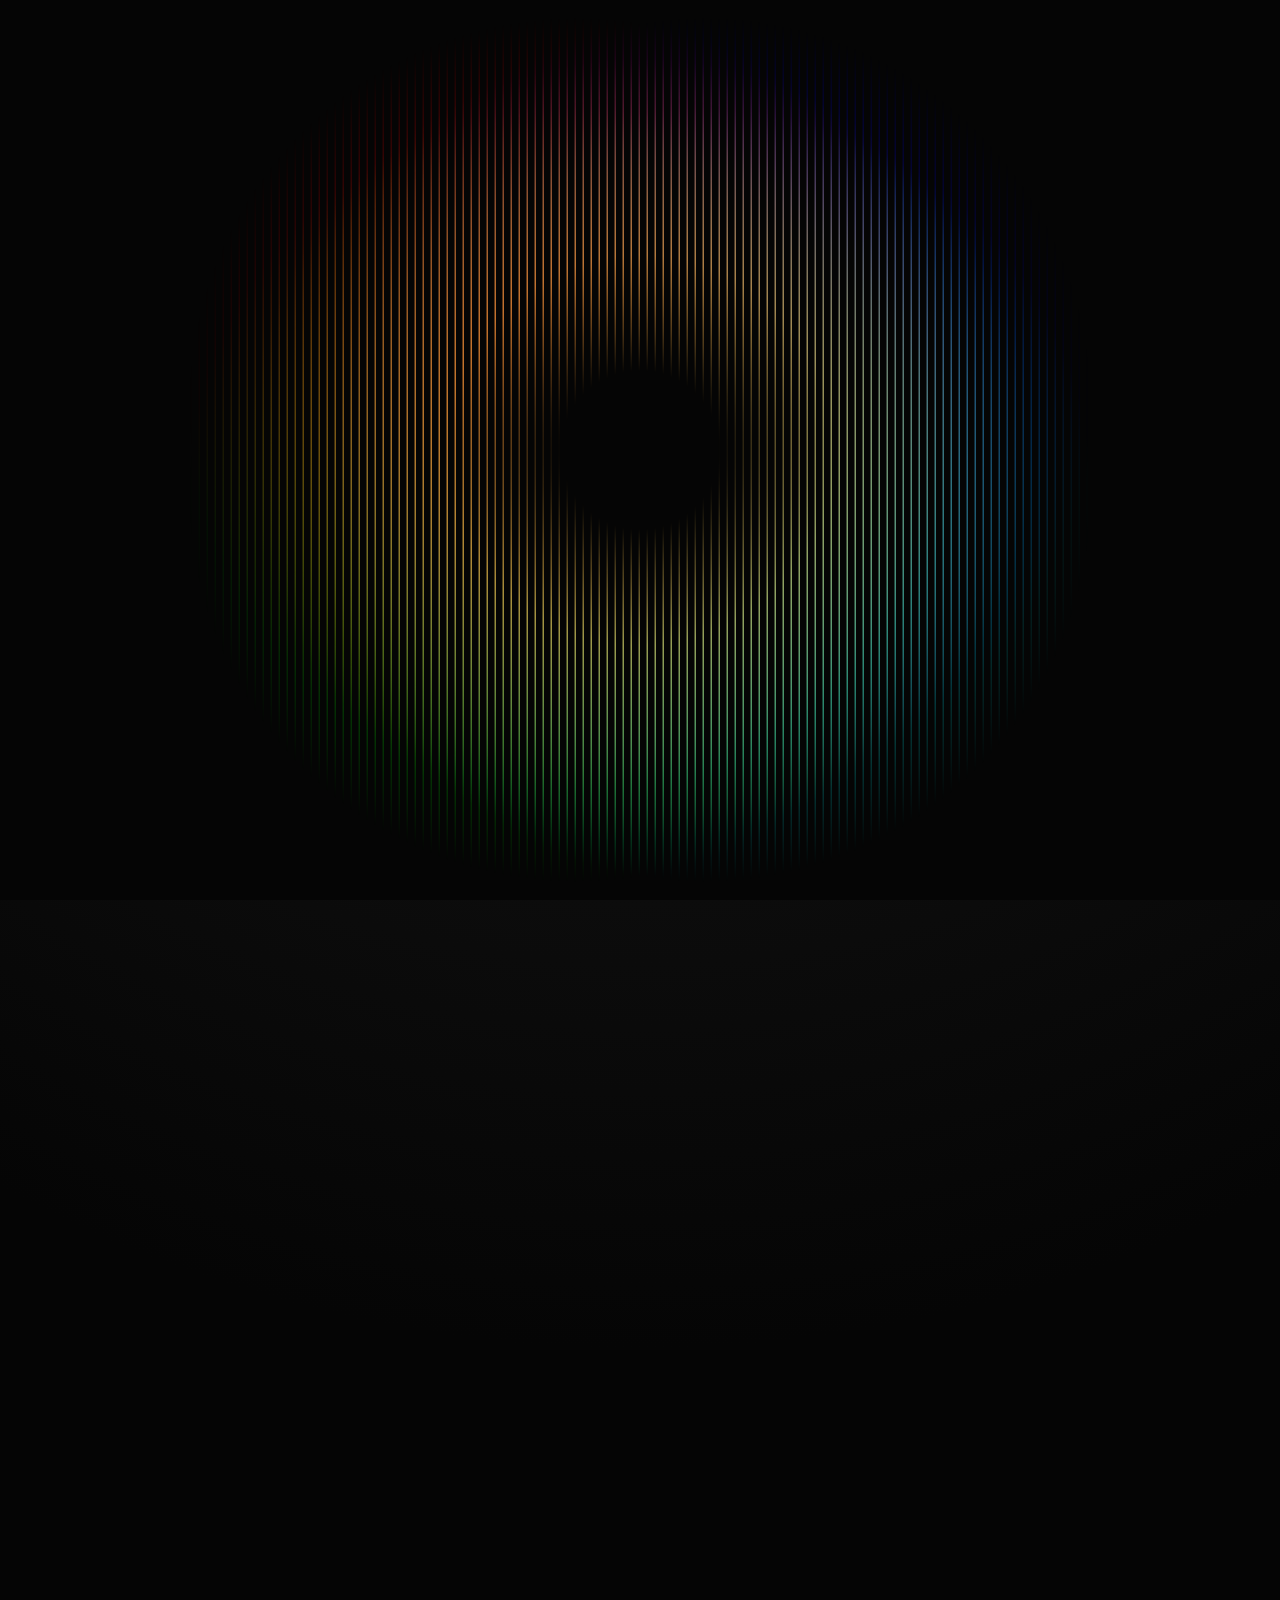
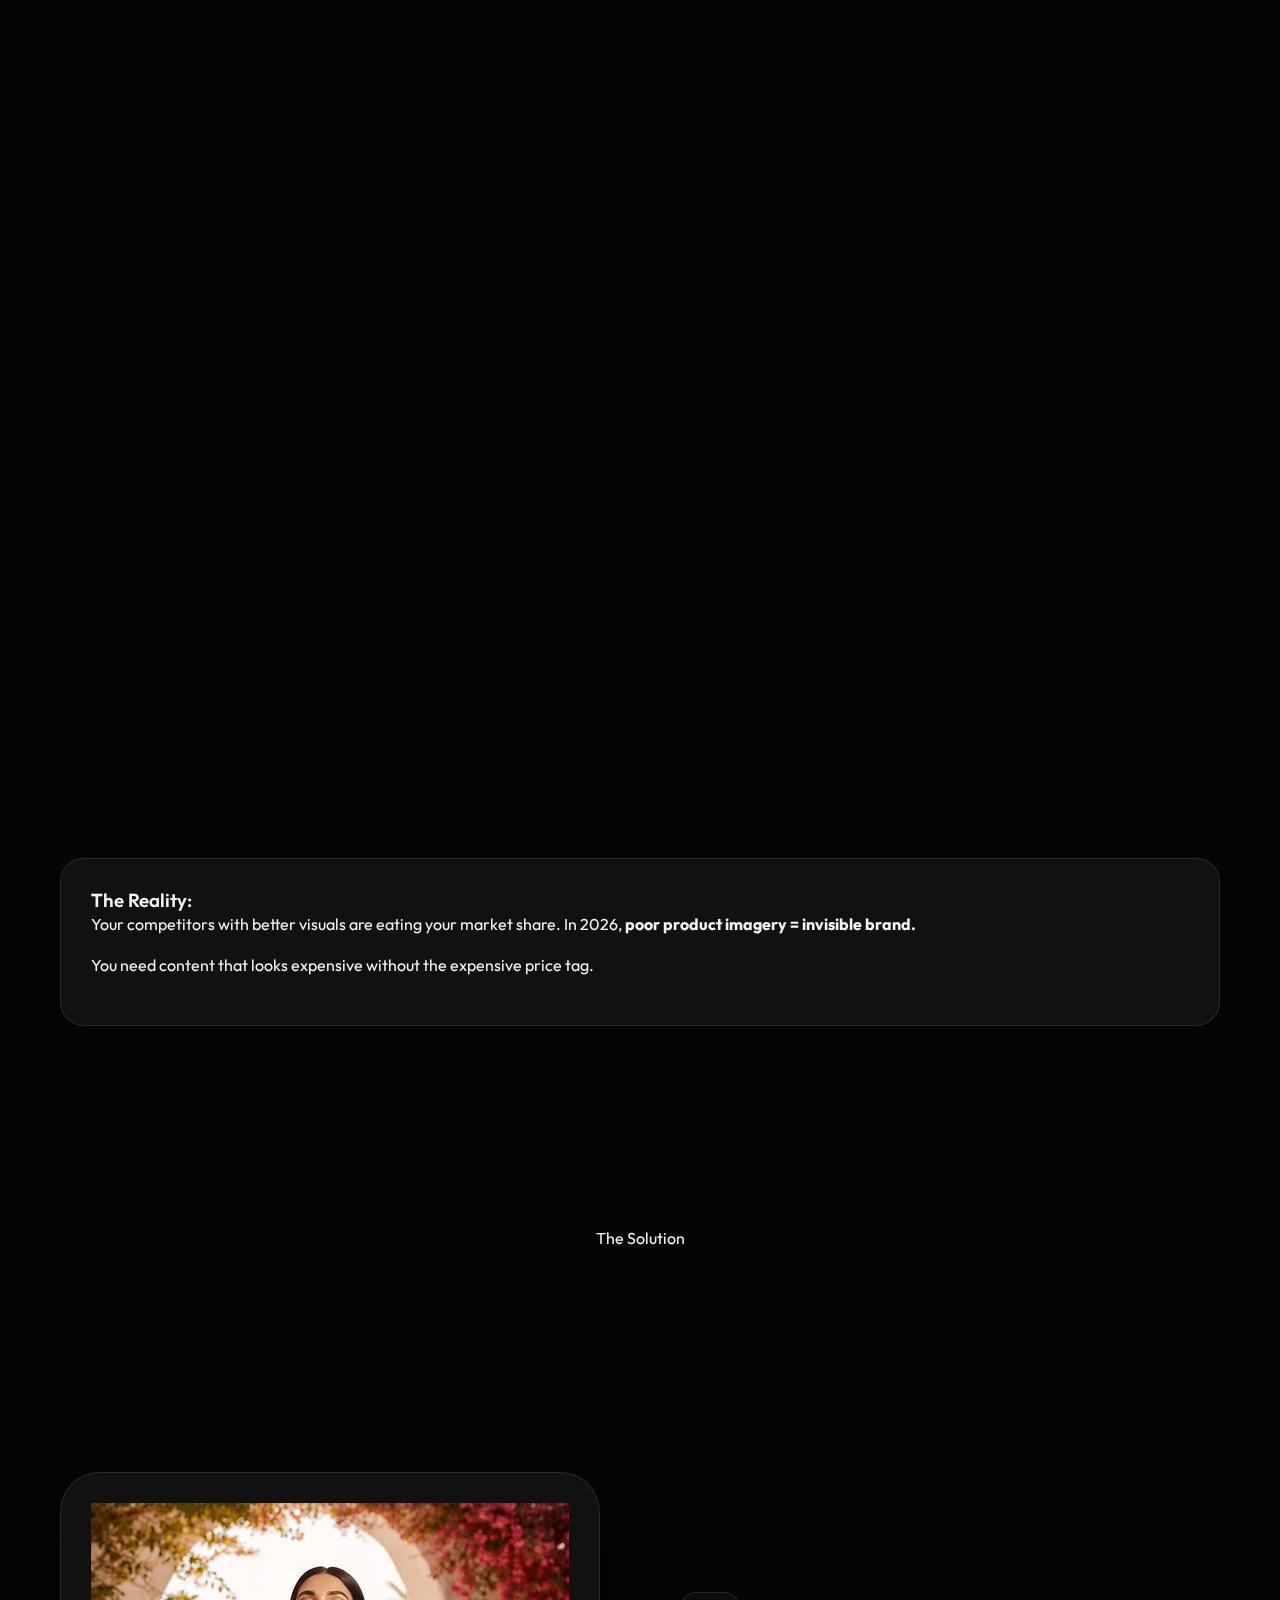
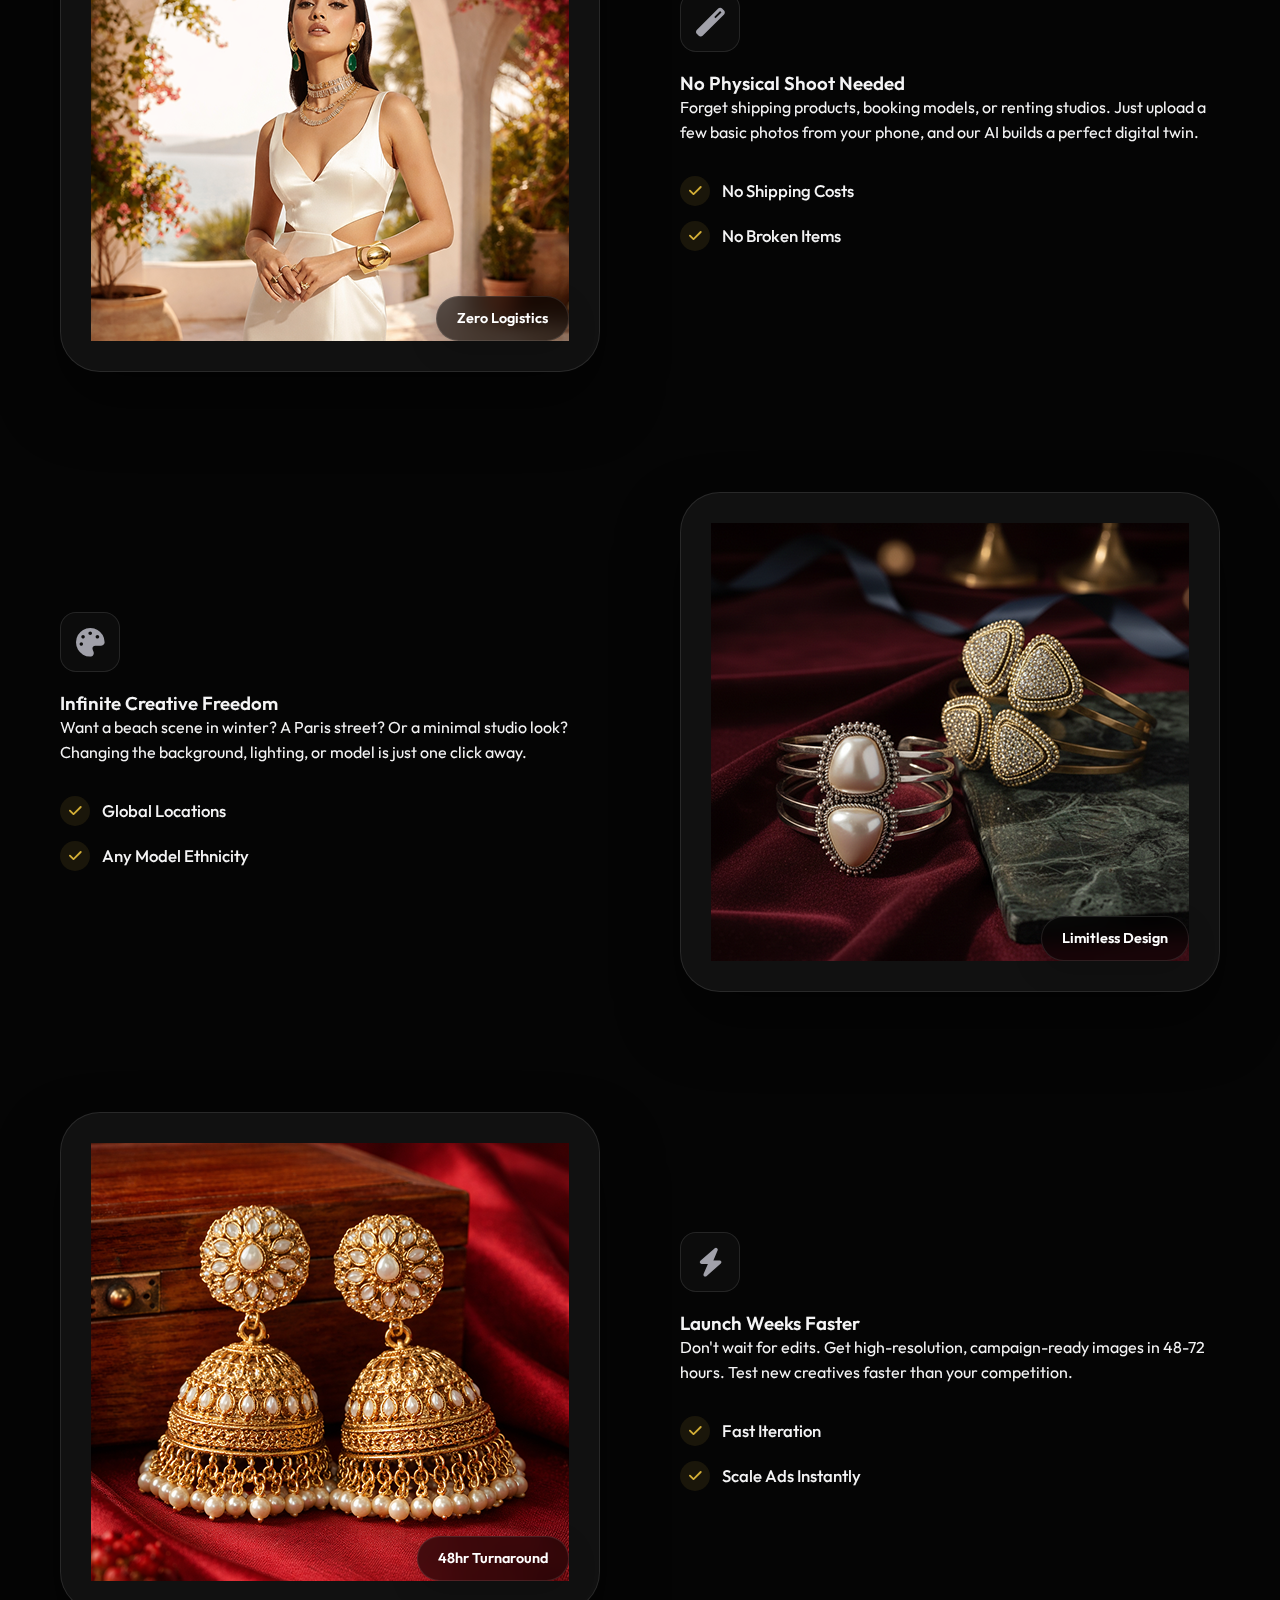
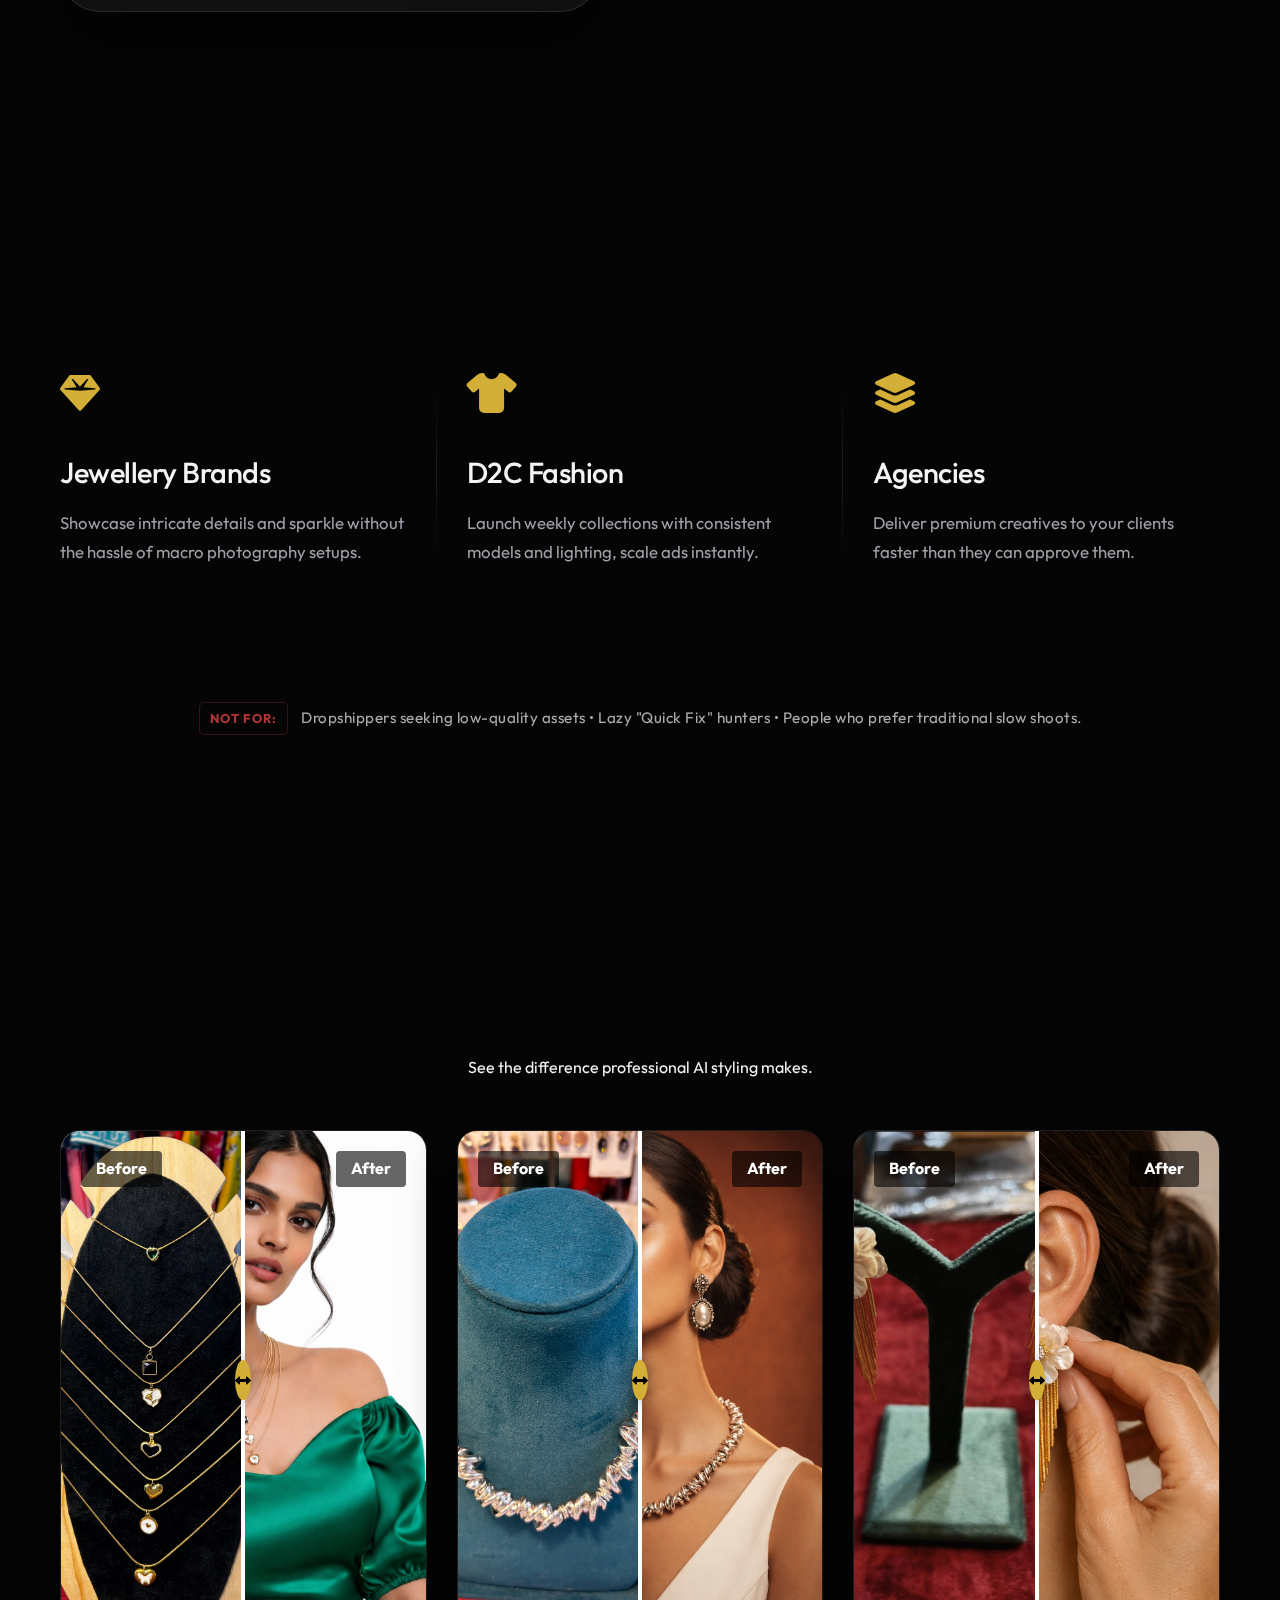
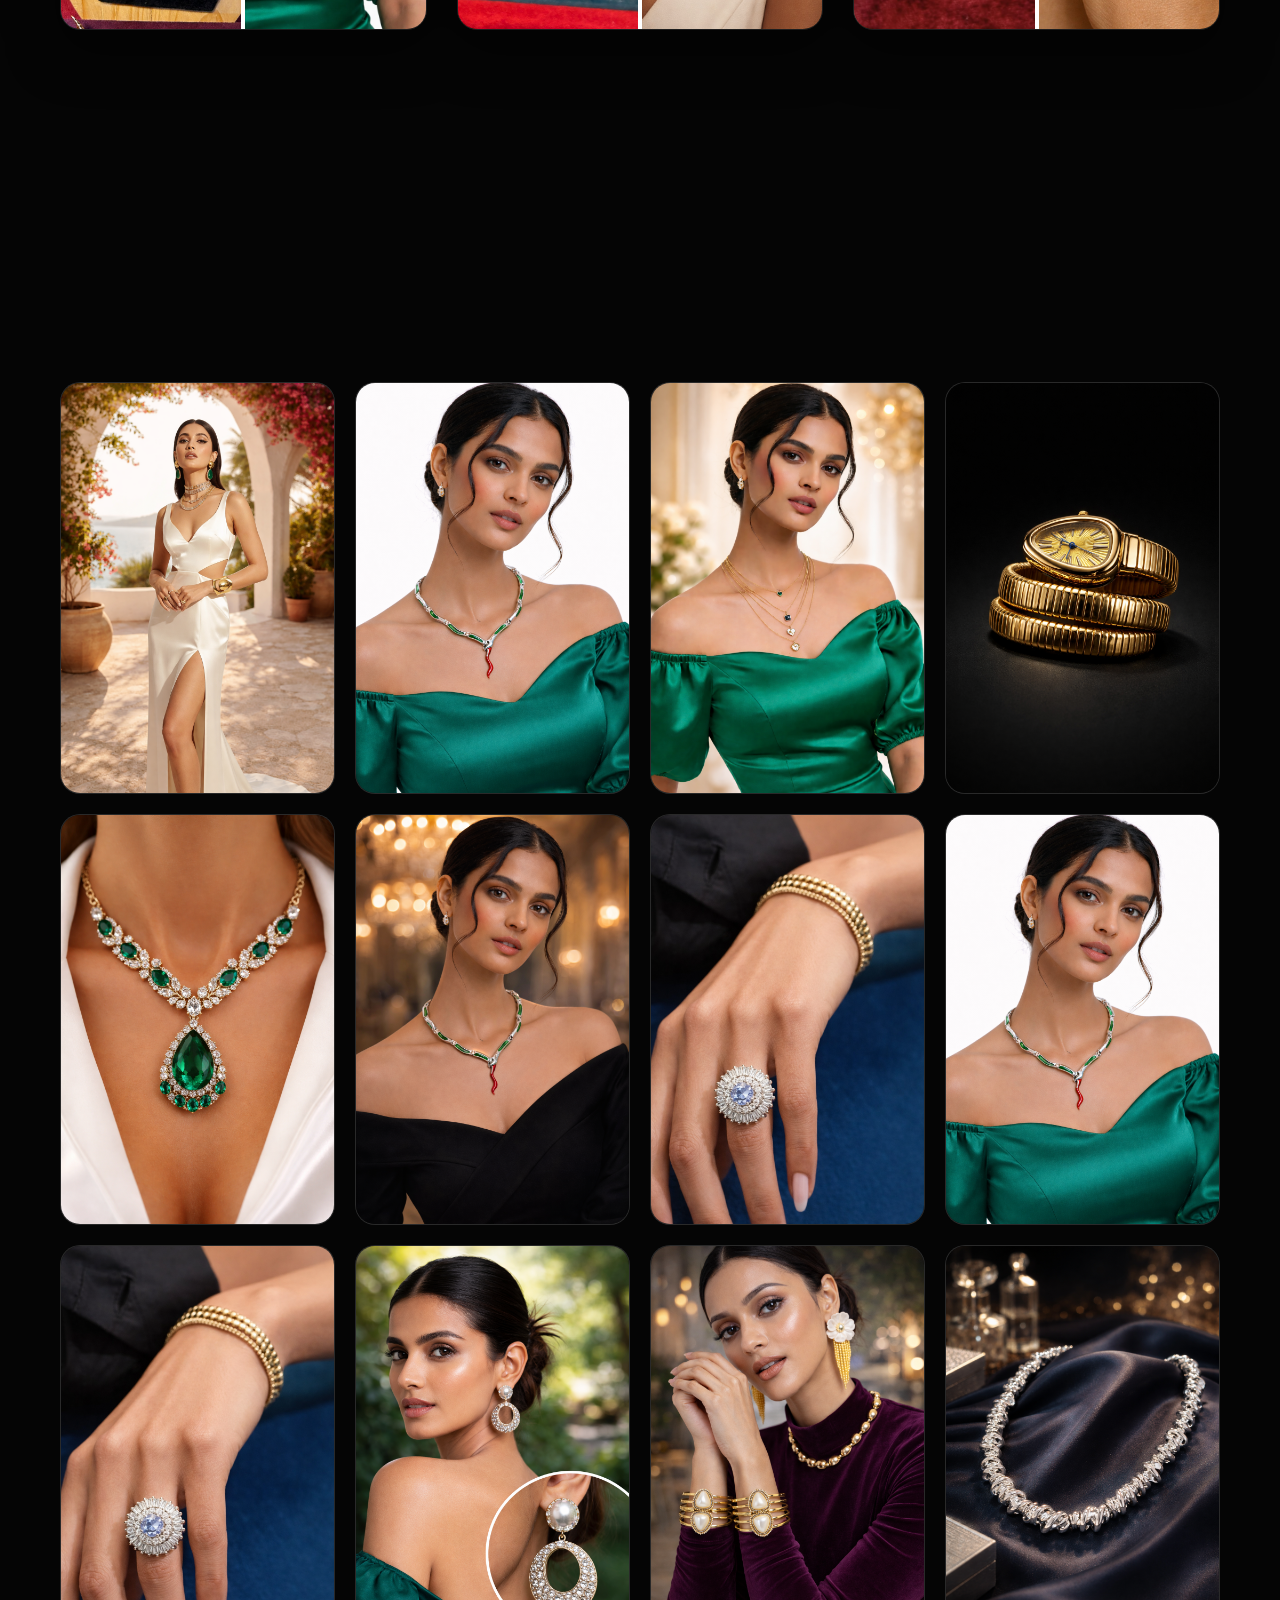
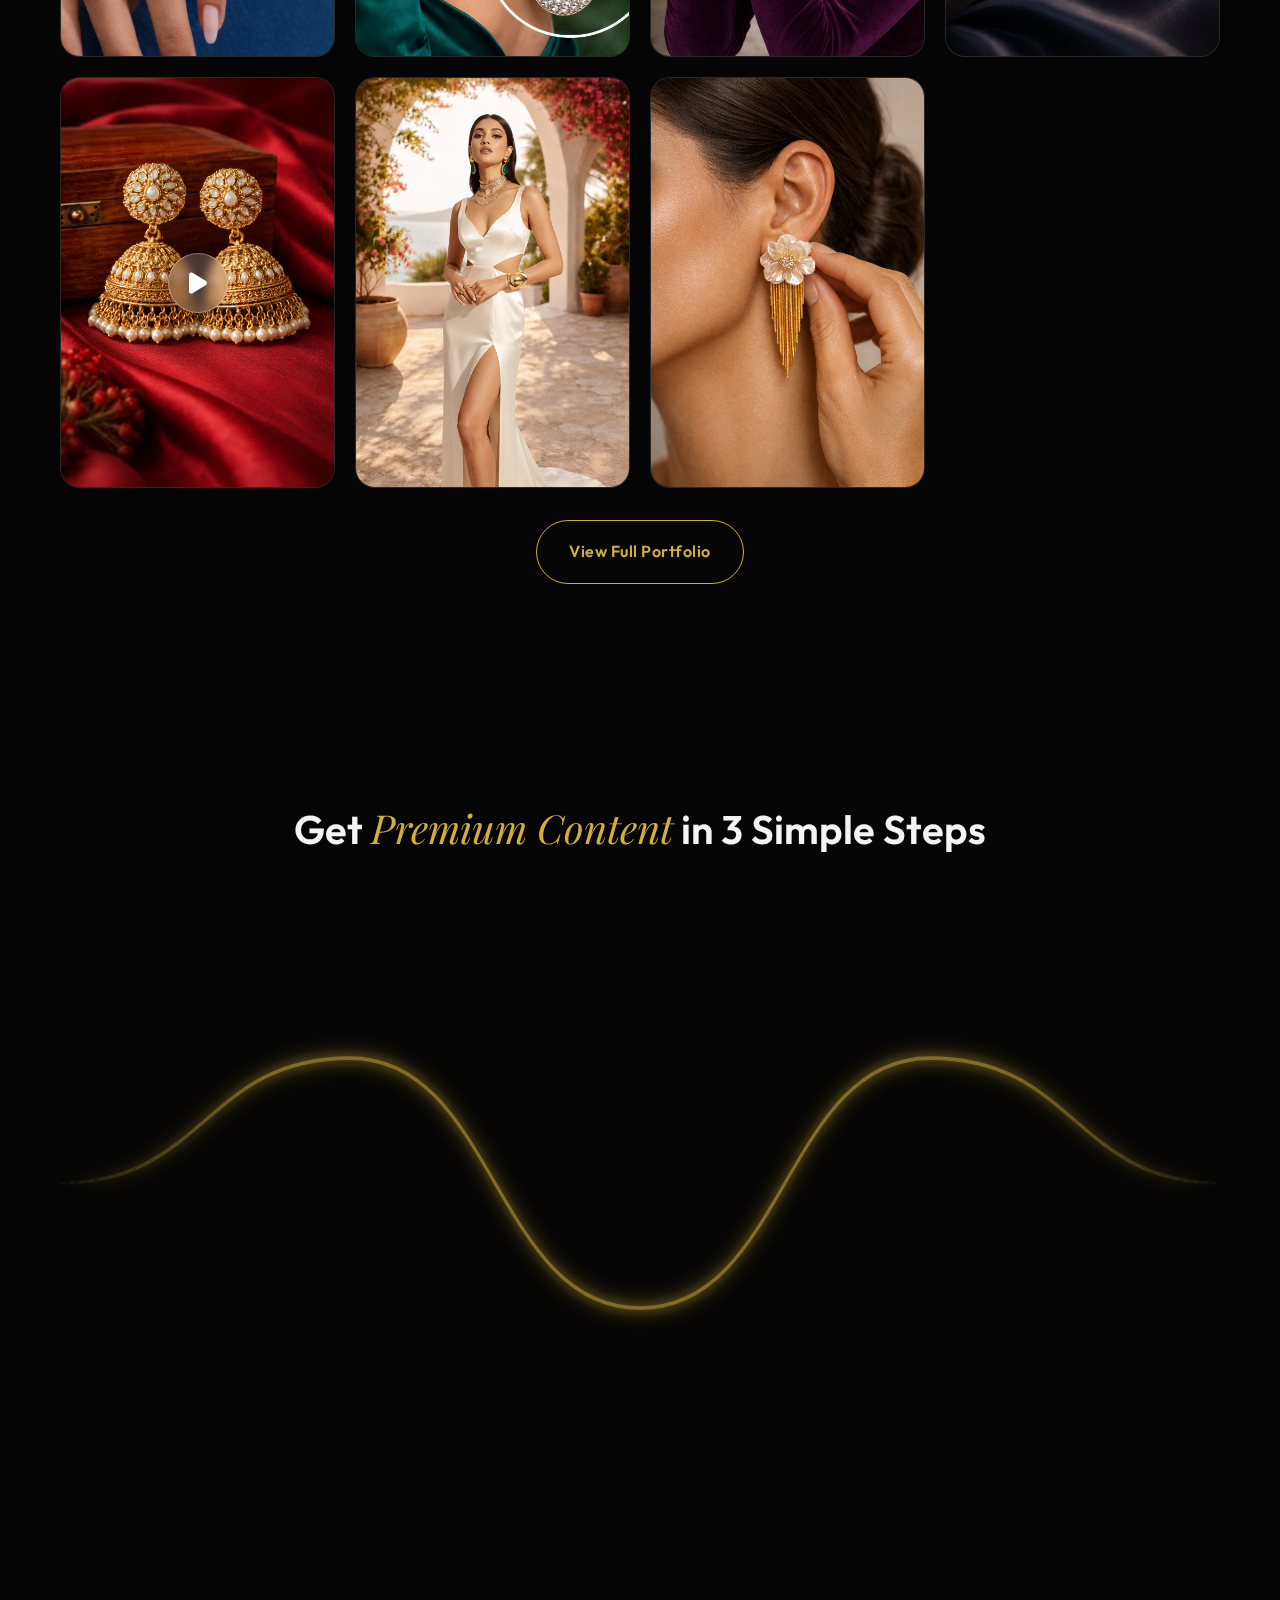
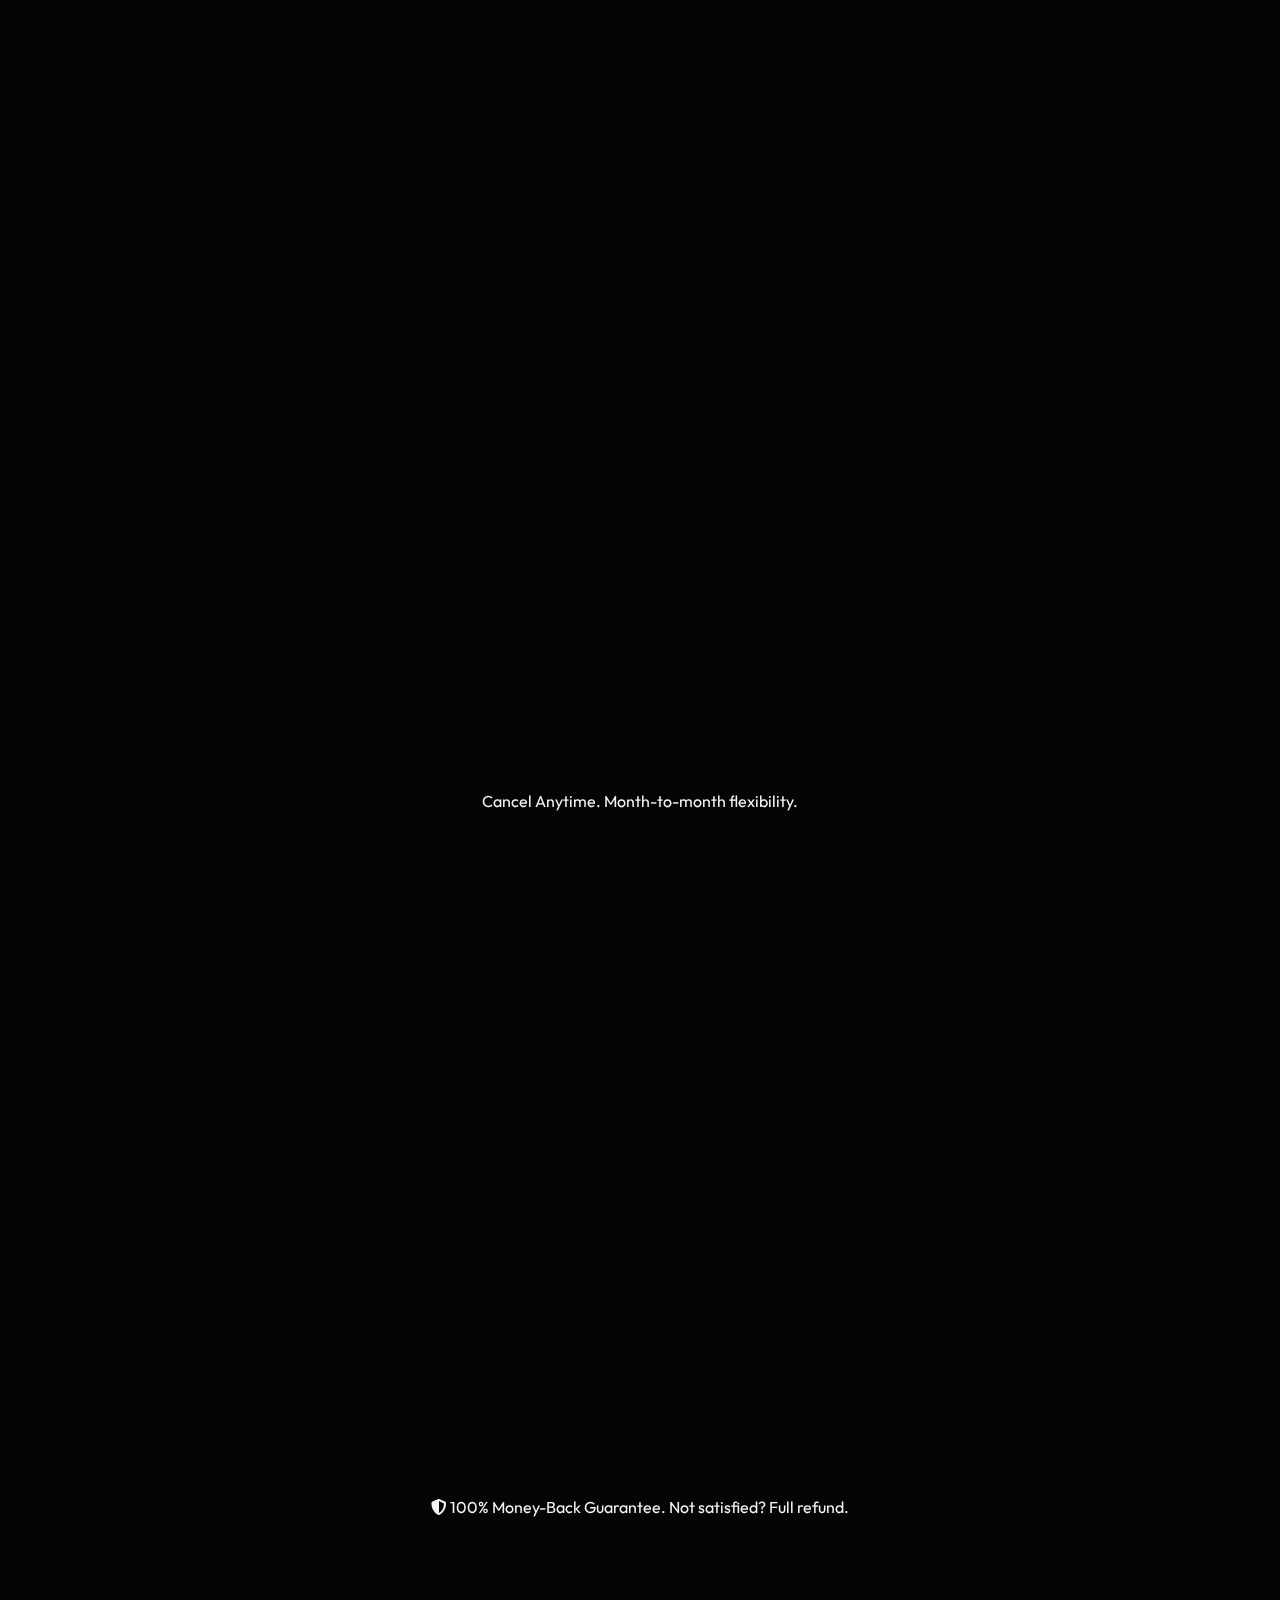
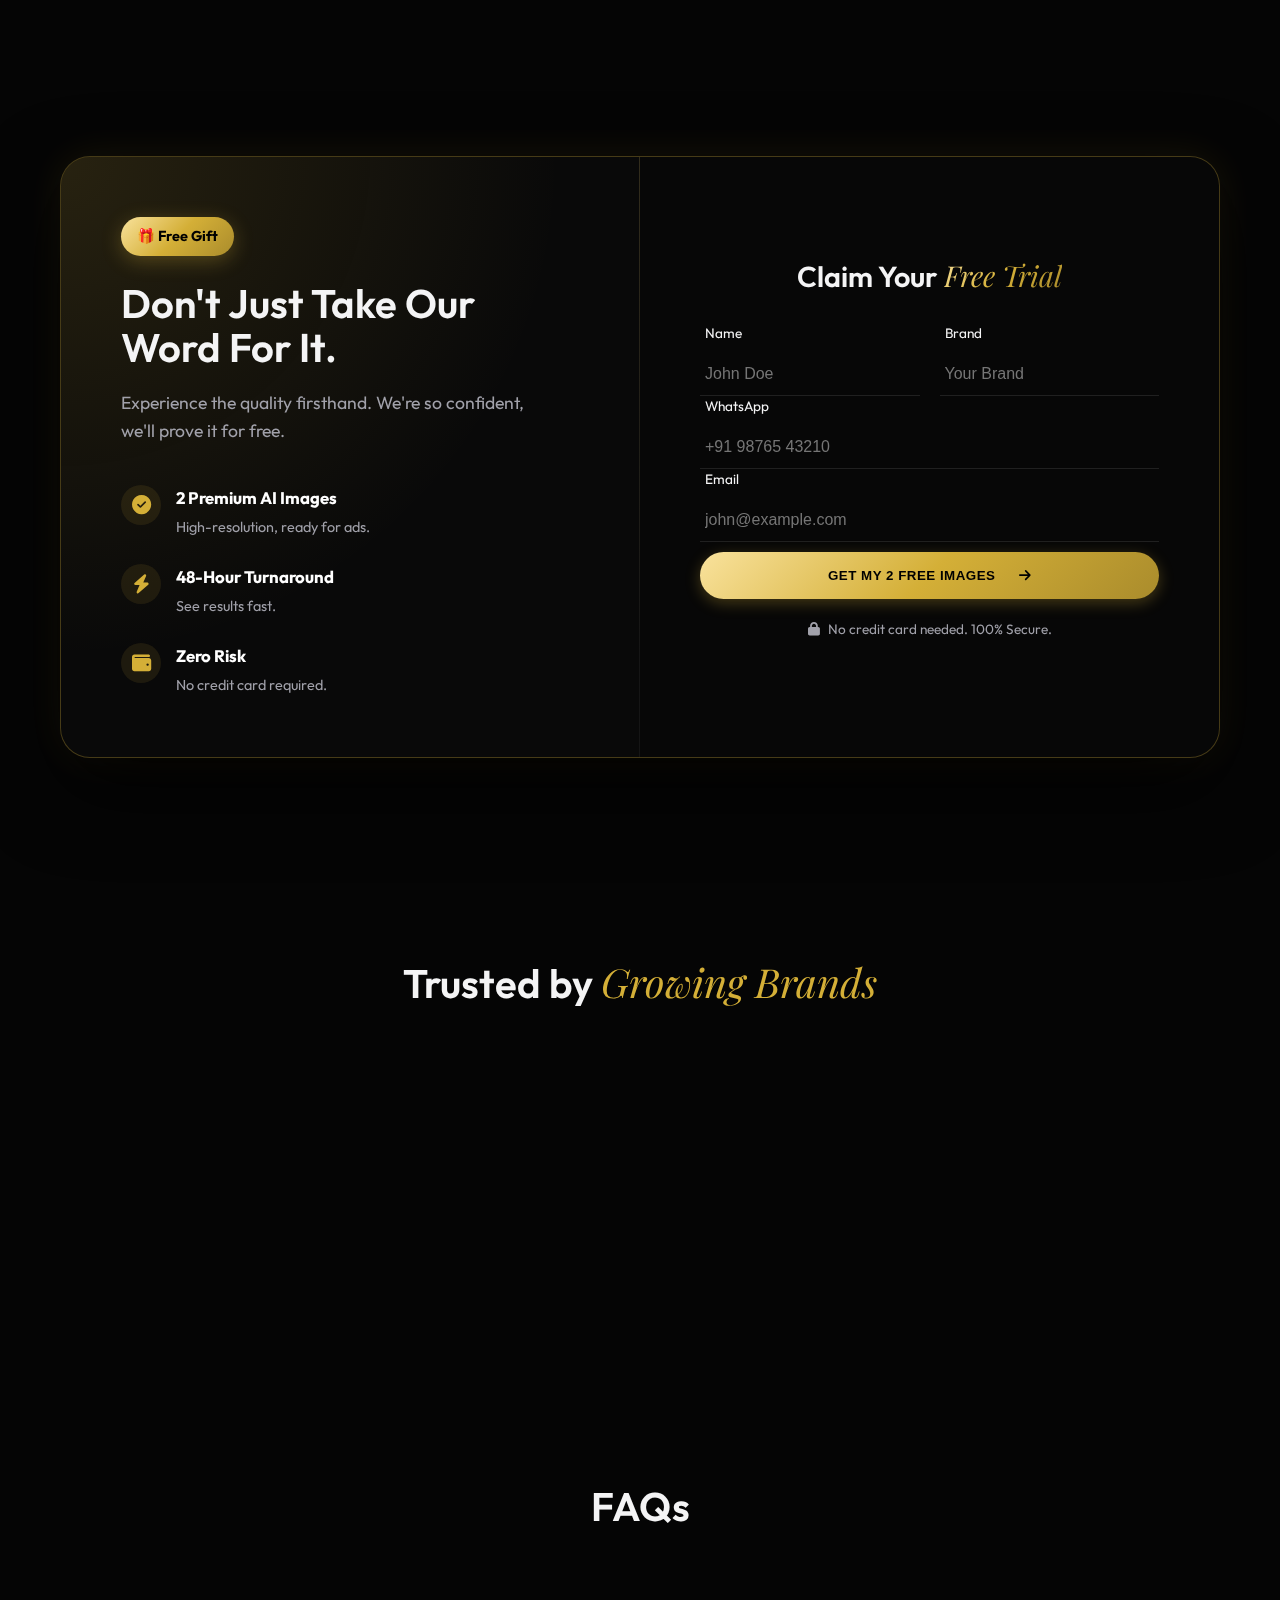
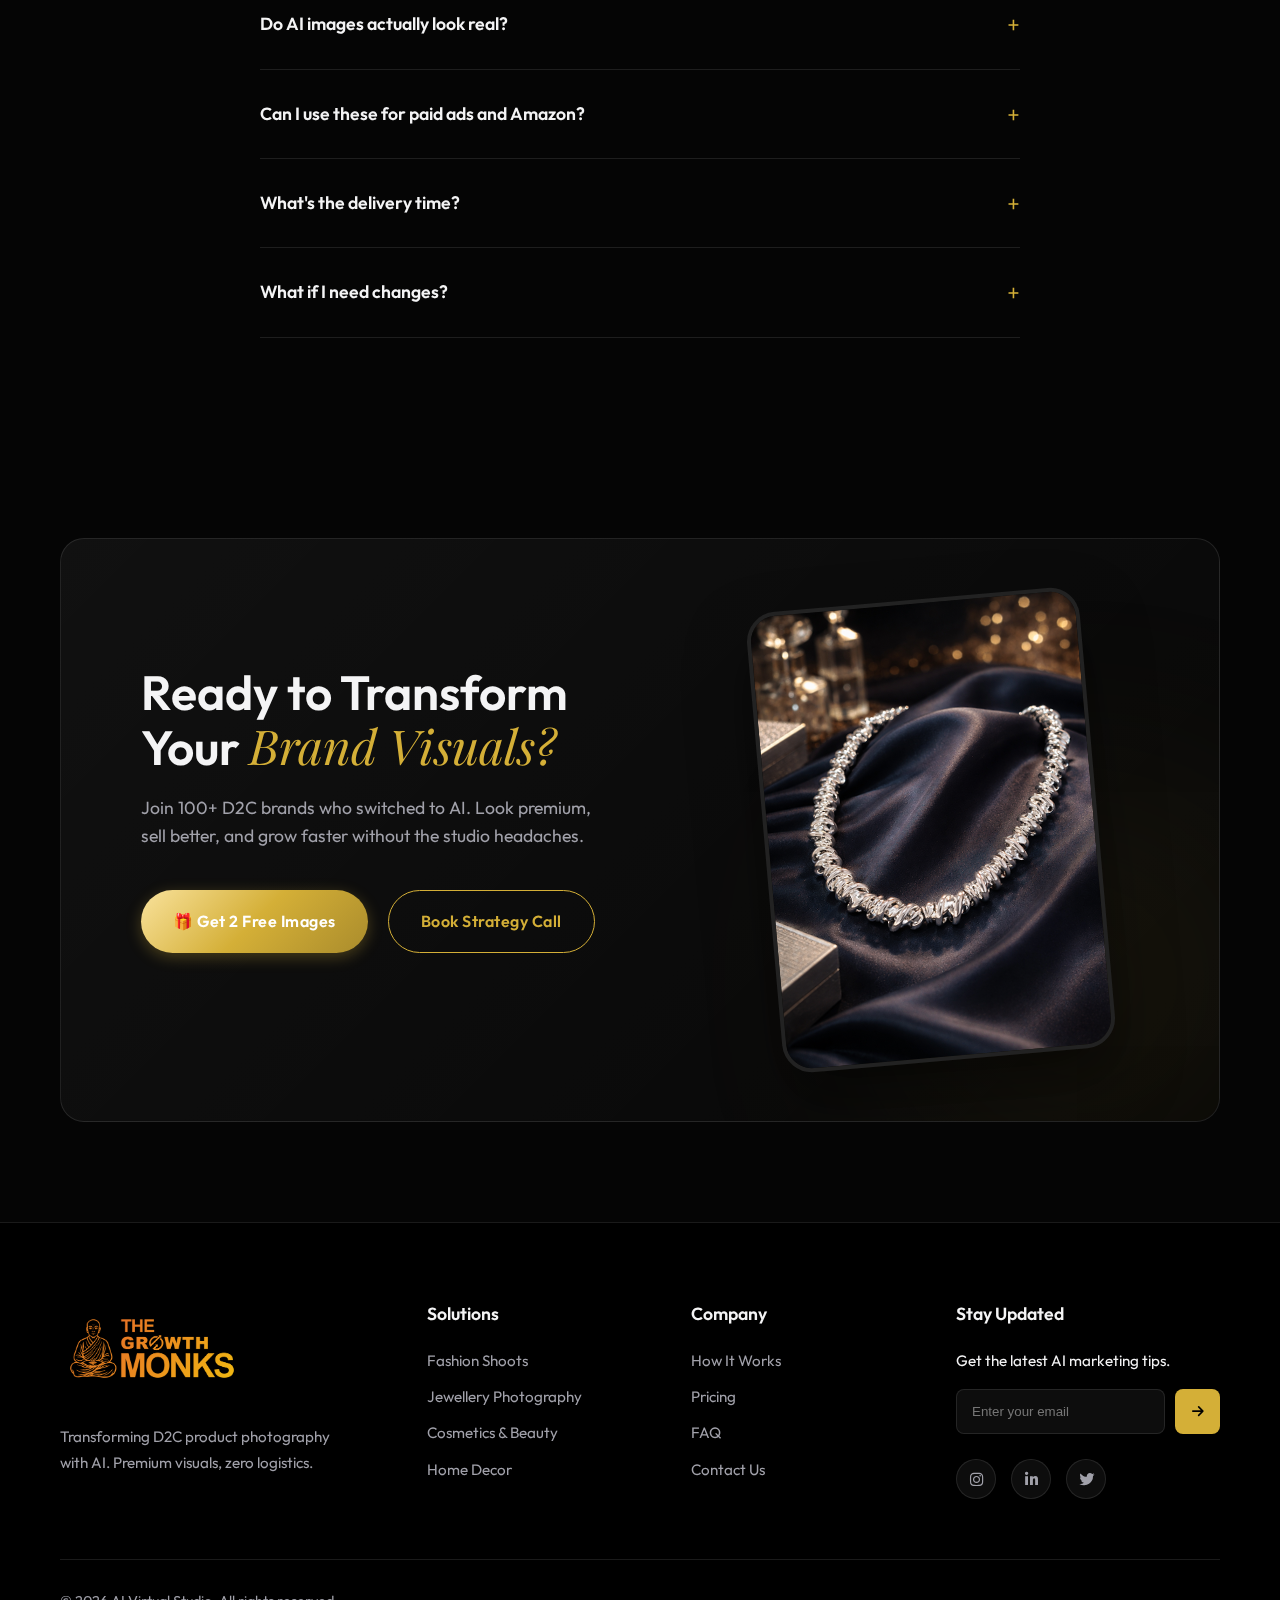
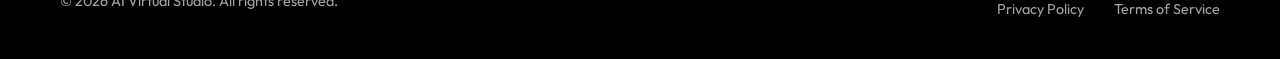
<file: index.html>
<!DOCTYPE html>
<html lang="en">

<head>
    <meta charset="UTF-8">
    <meta name="viewport" content="width=device-width, initial-scale=1.0">
    <title>AI Virtual Shoot Studio | Scale D2C Brands with Premium Visuals</title>
    <meta name="description"
        content="Transform your product photos into magazine-quality content in 48 hours. No models, no studio needed. Trusted by 100+ D2C brands. Start for free.">
    <meta name="keywords"
        content="AI product photography, virtual photoshoot, D2C marketing, ecommerce visuals, AI fashion models, jewellery photography AI">

    <!-- Open Graph / Facebook -->
    <meta property="og:type" content="website">
    <meta property="og:url" content="https://thegrowthmonks.com/">
    <meta property="og:title" content="AI Virtual Shoot Studio | Premium Product Visuals for D2C">
    <meta property="og:description"
        content="Generate high-end product photography and video reels without the logistical nightmare. 48h delivery.">
    <meta property="og:image" content="assets/images/hero_cinematic_product_1770460377968.png">

    <!-- Twitter -->
    <meta property="twitter:card" content="summary_large_image">
    <meta property="twitter:url" content="https://thegrowthmonks.com/">
    <meta property="twitter:title" content="AI Virtual Shoot Studio | Premium Product Visuals for D2C">
    <meta property="twitter:description"
        content="Generate high-end product photography and video reels without the logistical nightmare. 48h delivery.">
    <meta property="twitter:image" content="assets/images/hero_cinematic_product_1770460377968.png">

    <!-- Canonical -->
    <link rel="canonical" href="https://thegrowthmonks.com/">

    <!-- Favicon -->
    <link rel="icon" type="image/png" href="assets/images/Logo.png">

    <!-- Structured Data (JSON-LD) -->
    <script type="application/ld+json">
    {
      "@context": "https://schema.org",
      "@type": "ProfessionalService",
      "name": "The Growth Monks AI Studio",
      "image": "https://thegrowthmonks.com/assets/images/Logo.png",
      "description": "Premium AI-powered virtual photography studio for D2C and jewellery brands.",
      "priceRange": "₹9,999 - ₹49,999",
      "address": {
        "@type": "PostalAddress",
        "addressCountry": "IN"
      },
      "openingHoursSpecification": {
        "@type": "OpeningHoursSpecification",
        "dayOfWeek": [
          "Monday",
          "Tuesday",
          "Wednesday",
          "Thursday",
          "Friday",
          "Saturday"
        ],
        "opens": "09:00",
        "closes": "18:00"
      }
    }
    </script>

    <link rel="preconnect" href="https://fonts.googleapis.com">
    <link rel="preconnect" href="https://fonts.gstatic.com" crossorigin>
    <link
        href="https://fonts.googleapis.com/css2?family=Outfit:wght@300;400;500;600;700;800&family=Playfair+Display:ital,wght@0,400;0,600;1,400&display=swap"
        rel="stylesheet">
    <link rel="stylesheet" href="assets/css/styles.css">
    <link rel="stylesheet" href="https://cdnjs.cloudflare.com/ajax/libs/font-awesome/6.4.0/css/all.min.css">

</head>

<body>
    <!-- Preloader -->
    <div class="loader-wrapper" id="preloader">
        <span class="loader-letter">T</span>
        <span class="loader-letter">H</span>
        <span class="loader-letter">E</span>
        <span class="loader-letter">&nbsp;</span>
        <span class="loader-letter">G</span>
        <span class="loader-letter">R</span>
        <span class="loader-letter">O</span>
        <span class="loader-letter">W</span>
        <span class="loader-letter">T</span>
        <span class="loader-letter">H</span>
        <span class="loader-letter">&nbsp;</span>
        <span class="loader-letter">M</span>
        <span class="loader-letter">O</span>
        <span class="loader-letter">N</span>
        <span class="loader-letter">K</span>
        <span class="loader-letter">S</span>
        <div class="loader"></div>
    </div>

    <div class="noise-overlay"></div>

    <nav class="navbar">
        <div class="container nav-container">
            <div class="logo"><img src="assets/images/Logo.png" alt="AI Virtual Studio" style="height: 68px;"></div>
            <div class="nav-links">
                <!-- <div class="menu-close"><i class="fas fa-times"></i></div> -->
                <!-- <div class="menu-tagline">Excellence in Execution.<br>Precision in Performance.</div> -->
                <a href="#how-it-works">How It Works</a>
                <a href="#benefits">Benefits</a>
                <a href="#pricing">Pricing</a>
                <a href="#faq">FAQ</a>
                <a href="#pricing" class="btn btn-primary mobile-cta">Book Strategy Call</a>
            </div>
            <div style="display: flex; align-items: center; gap: 15px;">
                <a href="#pricing" class="btn btn-sm btn-primary">Book Strategy Call</a>
                <button class="theme-toggle" id="theme-toggle" aria-label="Toggle Dark Mode">
                    <i class="fas fa-moon"></i>
                </button>
            </div>
            <div class="menu-toggle"><i class="fas fa-bars"></i></div>
        </div>
    </nav>

    <header class="hero-section">
        <div class="container relative">
            <!-- Background Glow Effect -->
            <div class="hero-glow-bg"></div>

            <div class="hero-content center">
                <span class="badge-pill fade-in-up">🚀 Scaling D2C Brands</span>
                <h1 class="hero-title fade-in-up delay-1">
                    Transform Your Products Into <br>
                    <span class="serif-highlight gradient-text">Scroll-Stopping Content</span>
                </h1>
                <p class="hero-subtitle fade-in-up delay-2">
                    Get Magazine-Quality Photos & Videos for Your D2C or Jewellery Brand in Just 48 Hours | Starting at
                    ₹9,999/Month, No Models, No Studio, No Waiting
                </p>

                <div class="hero-ctas fade-in-up delay-3">
                    <a href="#risk-reversal" class="btn btn-primary pulse-main">
                        Get 2 Free AI Images <i class="fas fa-arrow-right"></i>
                    </a>
                    <a href="#how-it-works" class="btn btn-secondary glass-btn">
                        <i class="fas fa-play"></i> See How It Works
                    </a>
                </div>

                <p class="trust-text fade-in-up delay-4"><i class="fas fa-check-circle text-gold"></i> Trusted by 100+
                    Fast-Growing Brands</p>
            </div>

            <!-- Cinematic Visual Showcase -->
            <div class="hero-visual-wrapper fade-in-up delay-5">
                <div class="hero-glass-card">
                    <img src="assets/images/banner.jpeg"
                        alt="AI Generated Product Shot" class="hero-image">

                    <!-- Floating Elements -->
                    <div class="float-card float-left">
                        <div class="icon-box"><i class="fas fa-bolt"></i></div>
                        <div>
                            <strong>48h Delivery</strong>
                            <span>Fast Turnaround</span>
                        </div>
                    </div>

                    <div class="float-card float-right">
                        <div class="icon-box"><i class="fas fa-chart-line"></i></div>
                        <div>
                            <strong>70% Cheaper</strong>
                            <span>Than Photoshoots</span>
                        </div>
                    </div>

                </div>
                <!-- Reflection/Glow underneath -->
                <div class="hero-reflection"></div>
            </div>

            <!-- Trust Bar (Moved below visual) -->
            <div class="trust-bar-minimal fade-in-up delay-6">
                <span><i class="fas fa-check"></i> No Physical Products Needed</span>
                <div class="separator"></div>
                <span><i class="fas fa-check"></i> 100% Commercial Usage Rights</span>
                <div class="separator"></div>
                <span><i class="fas fa-check"></i> Unlimited Revisions</span>
            </div>
        </div>
    </header>

    <section class="problem-section" id="problem">
        <div class="container">
            <div class="section-header">
                <h2 class="section-title animate-on-scroll">Are Traditional Photoshoots <span
                        class="text-hazard">Killing Your Marketing
                        Budget?</span></h2>
                <p class="section-subtitle animate-on-scroll">If you're a D2C or jewellery brand trying to compete
                    online, you know the
                    struggle.</p>
            </div>

            <!-- Comparison Layout (LeadClass Style) -->
            <div class="comparison-wrapper">
                <!-- Left: The Old Way (Pain) -->
                <div class="comparison-card card-pain animate-on-scroll">
                    <div class="card-header">
                        <h3>Traditional Photoshoots</h3>
                        <span class="bad-badge">The Hard Way</span>
                    </div>
                    <ul class="comparison-list">
                        <li>
                            <i class="fas fa-times-circle"></i>
                            <div>
                                Expensive (₹50k+/day)
                                <p>Models, studios, and photographers drain your budget.</p>
                            </div>
                        </li>
                        <li>
                            <i class="fas fa-times-circle"></i>
                            <div>
                                Slow Turnaround
                                <p>Weeks of coordination and editing time.</p>
                            </div>
                        </li>
                        <li>
                            <i class="fas fa-times-circle"></i>
                            <div>
                                Logistical Nightmare
                                <p>Shipping products, weather issues, and scheduling conflicts.</p>
                            </div>
                        </li>
                        <li>
                            <i class="fas fa-times-circle"></i>
                            <div>
                                Inflexible Results
                                <p>Need a new background? Pay for a whole new shoot.</p>
                            </div>
                        </li>
                    </ul>
                </div>

                <!-- Right: The AI Way (Gain) -->
                <div class="comparison-card card-gain animate-on-scroll stagger-1">
                    <div class="card-header">
                        <h3>AI Virtual Studio</h3>
                        <span class="good-badge">The Smart Way</span>
                    </div>
                    <ul class="comparison-list">
                        <li>
                            <i class="fas fa-check-circle"></i>
                            <div>
                                <strong>Fraction of the Cost</strong>
                                <p>Premium visuals for 90% less than traditional shoots.</p>
                            </div>
                        </li>
                        <li>
                            <i class="fas fa-check-circle"></i>
                            <div>
                                <strong>Instant Results</strong>
                                <p>Get high-res images in 48-72 hours, not weeks.</p>
                            </div>
                        </li>
                        <li>
                            <i class="fas fa-check-circle"></i>
                            <div>
                                <strong>Zero Logistics</strong>
                                <p>No shipping. No travel. Just upload photos.</p>
                            </div>
                        </li>
                        <li>
                            <i class="fas fa-check-circle"></i>
                            <div>
                                <strong>Infinite Creativity</strong>
                                <p>Change models, backgrounds, and styling instantly.</p>
                            </div>
                        </li>
                    </ul>
                    <div class="winner-glow"></div>
                </div>
            </div>

            <div class="reality-check" style="margin-top: 50px;">
                <div class="reality-content glass-card border-gradient">
                    <h3>The Reality:</h3>
                    <p>Your competitors with better visuals are eating your market share. In 2026, <strong>poor product
                            imagery = invisible brand.</strong></p>
                    <p class="mt-2">You need content that looks expensive without the expensive price tag.</p>
                </div>
            </div>
        </div>
    </section>

    <section class="solution-section">
        <div class="container">
            <div class="section-header center">
                <span class="badge badge-gold">The Solution</span>
                <h2 class="section-title animate-on-scroll">We Replace ₹1 Lakh Photoshoots With <br><span
                        class="gradient-text serif-highlight">AI-Powered Virtual Shoots</span></h2>
                <p class="section-subtitle animate-on-scroll">Premium model shoots, lifestyle photography, and video
                    content — minus the
                    logistics.</p>
            </div>

            <!-- Cinematic Solution Layout -->
            <div class="solution-features">

                <!-- Feature 1: No Physical Shoot -->
                <div class="feature-row">
                    <div class="feature-visual glass-card">
                        <img src="assets/images/No Physical Shoot Needed.png" alt="No Physical Shoot"
                            style="width: 100%; object-fit: cover;" height="100%">
                        <div class="floating-badge">Zero Logistics</div>
                    </div>
                    <div class="feature-content">
                        <div class="icon-box"><i class="fas fa-magic"></i></div>
                        <h3>No Physical Shoot Needed</h3>
                        <p>Forget shipping products, booking models, or renting studios. Just upload a few basic photos
                            from your phone, and our AI builds a perfect digital twin.</p>
                        <ul class="feature-checklist">
                            <li><i class="fas fa-check"></i> No Shipping Costs</li>
                            <li><i class="fas fa-check"></i> No Broken Items</li>
                        </ul>
                    </div>
                </div>

                <!-- Feature 2: Infinite Creativity (Reverse) -->
                <div class="feature-row reverse" style="@media (max-width: 768px) {
                    flex-direction: column-reverse !important;
                } flex-direction:column-reverse;">
                    <div class="feature-content">
                        <div class="icon-box"><i class="fas fa-palette"></i></div>
                        <h3>Infinite Creative Freedom</h3>
                        <p>Want a beach scene in winter? A Paris street? Or a minimal studio look? Changing the
                            background, lighting, or model is just one click away.</p>
                        <ul class="feature-checklist">
                            <li><i class="fas fa-check"></i> Global Locations</li>
                            <li><i class="fas fa-check"></i> Any Model Ethnicity</li>
                        </ul>
                    </div>
                    <div class="feature-visual glass-card">
                        <img src="assets/images/Infinite Creative Freedom.png" alt="Infinite Styles"
                            style="width: 100%; object-fit: cover;" height="100%">
                        <div class="floating-badge">Limitless Design</div>
                    </div>
                </div>

                <!-- Feature 3: Speed -->
                <div class="feature-row">
                    <div class="feature-visual glass-card">
                        <img src="assets/images/Launch Weeks Faster.png" alt="Launch Weeks Faster"
                            style="width: 100%; object-fit: cover;" height="100%">
                        <div class="floating-badge">48hr Turnaround</div>
                    </div>
                    <div class="feature-content">
                        <div class="icon-box"><i class="fas fa-bolt"></i></div>
                        <h3>Launch Weeks Faster</h3>
                        <p>Don't wait for edits. Get high-resolution, campaign-ready images in 48-72 hours. Test new
                            creatives faster than your competition.</p>
                        <ul class="feature-checklist">
                            <li><i class="fas fa-check"></i> Fast Iteration</li>
                            <li><i class="fas fa-check"></i> Scale Ads Instantly</li>
                        </ul>
                    </div>
                </div>

            </div>
        </div>
    </section>

    <section class="audience-section bg-darker">
        <div class="container">
            <div class="section-header center">
                <h2 class="section-title animate-on-scroll">Who This Is <span class="serif-highlight">For</span></h2>
            </div>

            <!-- Minimalist Persona Grid -->
            <div class="persona-grid">
                <!-- Card 1 -->
                <div class="persona-card">
                    <div class="persona-icon"><i class="fas fa-gem"></i></div>
                    <h3>Jewellery Brands</h3>
                    <p>Showcase intricate details and sparkle without the hassle of macro photography setups.</p>
                </div>
                <!-- Card 2 -->
                <div class="persona-card">
                    <div class="persona-icon"><i class="fas fa-tshirt"></i></div>
                    <h3>D2C Fashion</h3>
                    <p>Launch weekly collections with consistent models and lighting, scale ads instantly.</p>
                </div>
                <!-- Card 3 -->
                <div class="persona-card">
                    <div class="persona-icon"><i class="fas fa-layer-group"></i></div>
                    <h3>Agencies</h3>
                    <p>Deliver premium creatives to your clients faster than they can approve them.</p>
                </div>
            </div>

            <!-- Modern Exclusion Banner -->
            <div class="exclusion-banner">
                <div class="exclusion-line"></div>
                <p><strong>Not For:</strong> Dropshippers seeking low-quality assets • Lazy "Quick Fix" hunters • People
                    who prefer traditional slow shoots.</p>
            </div>
        </div>
    </section>

    <section class="transformation-section" id="transformation">
        <div class="container">
            <div class="section-header">
                <h2 class="section-title animate-on-scroll">From Basic to <span
                        class="gradient-text serif-highlight">Premium</span></h2>
                <p>See the difference professional AI styling makes.</p>
            </div>

            <div class="comparisons-grid">
                <!-- Card 1 -->
                <div class="comparison-container js-comparison-container">
                    <div class="comparison-slider">
                        <!-- Placeholder images - will need to be replaced with real assets if available or generated -->
                        <div class="image-wrapper before">
                            <div class="label">Before</div>
                            <img src="assets/images/WhatsApp Image 2026-02-09 at 11.09.18 AM (2).jpeg" alt="Before">
                        </div>
                        <div class="image-wrapper after">
                            <div class="label">After</div>
                            <img src="assets/images/after.jpeg" alt="After">
                        </div>
                        <div class="handle">
                            <div class="handle-line"></div>
                            <div class="handle-circle"><i class="fas fa-arrows-alt-h"></i></div>
                        </div>
                    </div>
                </div>

                <!-- Card 2 -->
                <div class="comparison-container js-comparison-container">
                    <div class="comparison-slider">
                        <div class="image-wrapper before">
                            <div class="label">Before</div>
                            <img src="assets/images/before 2.jpeg" alt="Before">
                        </div>
                        <div class="image-wrapper after">
                            <div class="label">After</div>
                            <img src="assets/images/after 2.png" alt="After">
                        </div>
                        <div class="handle">
                            <div class="handle-line"></div>
                            <div class="handle-circle"><i class="fas fa-arrows-alt-h"></i></div>
                        </div>
                    </div>
                </div>

                <!-- Card 3 -->
                <div class="comparison-container js-comparison-container">
                    <div class="comparison-slider">
                        <div class="image-wrapper before">
                            <div class="label">Before</div>
                            <img src="assets/images/before 3.jpeg" alt="Before">
                        </div>
                        <div class="image-wrapper after">
                            <div class="label">After</div>
                            <img src="assets/images/after 3.jpeg" alt="After">
                        </div>
                        <div class="handle">
                            <div class="handle-line"></div>
                            <div class="handle-circle"><i class="fas fa-arrows-alt-h"></i></div>
                        </div>
                    </div>
                </div>
            </div>
        </div>
    </section>

    <!-- Gallery Section -->
    <section class="gallery-section" id="gallery">
        <div class="container">
            <div class="section-header center">
                <h2 class="section-title animate-on-scroll">Our <span class="serif-highlight">Work</span></h2>
                <p class="section-subtitle animate-on-scroll">Real results for real brands. See the quality for
                    yourself.</p>
            </div>

            <div class="masonry-grid">
                <!-- Image 1 -->
                <div class="gallery-item glass-card">
                    <img src="assets/images/ChatGPT Image Feb 5, 2026, 01_13_33 PM.png" alt="Fashion Campaign">
                </div>
                <!-- Image 2 -->
                <div class="gallery-item glass-card">
                    <img src="assets/images/ChatGPT Image Feb 5, 2026, 02_39_42 PM.png" alt="Jewellery Close-up">
                </div>
                <!-- Image 3 -->
                <div class="gallery-item glass-card">
                    <img src="assets/images/ChatGPT Image Feb 5, 2026, 02_39_44 PM.png" alt="Cosmetics Shot">
                </div>
                <!-- Image 4 -->
                <div class="gallery-item glass-card">
                    <img src="assets/images/ChatGPT Image Feb 5, 2026, 02_41_47 PM.png" alt="Lifestyle Reel">
                    <div class="play-overlay"><i class="fas fa-play"></i></div>
                </div>
                <!-- Image 5 -->
                <div class="gallery-item glass-card">
                    <img src="assets/images/ChatGPT Image Feb 5, 2026, 07_27_13 PM.png" alt="Product Details">
                </div>
                <!-- Image 6 -->
                <div class="gallery-item glass-card">
                    <img src="assets/images/ChatGPT Image Feb 5, 2026, 07_27_17 PM.png" alt="Scenic Background">
                </div>
                <!-- Image 7 -->
                <div class="gallery-item glass-card">
                    <img src="assets/images/ChatGPT Image Feb 5, 2026, 07_27_42 PM.png" alt="Fashion Editorial">
                </div>
                <!-- Image 8 -->
                <div class="gallery-item glass-card">
                    <img src="assets/images/ChatGPT Image Feb 5, 2026, 01_13_33 PM.png" alt="Minimalist Setup">
                </div>

                <!-- Image 9 -->
                <div class="gallery-item glass-card">
                    <img src="assets/images/ChatGPT Image Feb 5, 2026, 07_28_00 PM.png" alt="Accessory Shoot">
                </div>
                <!-- Image 10 -->
                <div class="gallery-item glass-card">
                    <img src="assets/images/ChatGPT Image Feb 5, 2026, 07_41_23 PM.png" alt="Wide Angle View">
                </div>
                <!-- Image 11 -->
                <div class="gallery-item glass-card">
                    <img src="assets/images/ChatGPT Image Feb 5, 2026, 07_44_33 PM.png" alt="Full Body Shot">
                </div>
                <!-- Image 12 -->
                <div class="gallery-item glass-card">
                    <img src="assets/images/ChatGPT Image Feb 5, 2026, 09_38_29 PM.png" alt="Texture Close-up">
                </div>
                <!-- Image 13 -->
                <div class="gallery-item glass-card">
                    <img src="assets/images/ChatGPT Image Feb 5, 2026, 09_39_52 PM.png" alt="Abstract Composition">
                </div>
                <!-- Image 14 -->
                <div class="gallery-item glass-card">
                    <img src="assets/images/ChatGPT Image Feb 5, 2026, 09_50_51 PM.png" alt="Studio Lighting">
                </div>
                <!-- Image 15 -->
                <div class="gallery-item glass-card">
                    <img src="assets/images/ChatGPT Image Feb 5, 2026, 09_51_37 PM.png" alt="Dynamic Pose">
                </div>
            </div>

            <div class="center mt-4">
                <a href="#pricing" class="btn btn-outline">View Full Portfolio</a>
            </div>
        </div>
    </section>

    <section class="how-it-works" id="how-it-works">
        <div class="container">
            <h2 class="section-title center">Get <span class="serif-highlight">Premium Content</span> in 3 Simple Steps
            </h2>

            <div class="process-wave-container">
                <!-- refined-wave-line -->
                <svg class="wave-line-svg" viewBox="0 0 1200 400" preserveAspectRatio="none">
                    <defs>
                        <linearGradient id="gradient-line" x1="0%" y1="0%" x2="100%" y2="0%">
                            <stop offset="0%" style="stop-color:rgba(212,175,55,0)" />
                            <stop offset="20%" style="stop-color:var(--accent-gold)" />
                            <stop offset="80%" style="stop-color:var(--accent-gold)" />
                            <stop offset="100%" style="stop-color:rgba(212,175,55,0)" />
                        </linearGradient>
                        <filter id="glow-line" x="-20%" y="-20%" width="140%" height="140%">
                            <feGaussianBlur stdDeviation="4" result="coloredBlur" />
                            <feMerge>
                                <feMergeNode in="coloredBlur" />
                                <feMergeNode in="SourceGraphic" />
                            </feMerge>
                        </filter>
                    </defs>

                    <!-- Main Path: Smooth Sine Wave -->
                    <!-- Start (0, 100) -> Peak 1 (300, 50) -> Trough (600, 350) -> Peak 2 (900, 50) -> End (1200, 100) -->
                    <path
                        d="M0,200 C150,200 150,100 300,100 C450,100 450,300 600,300 C750,300 750,100 900,100 C1050,100 1050,200 1200,200"
                        fill="none" stroke="url(#gradient-line)" stroke-width="3" filter="url(#glow-line)"
                        stroke-linecap="round" />

                    <!-- Dashed Guide Line (Optional) -->
                    <path
                        d="M0,200 C150,200 150,100 300,100 C450,100 450,300 600,300 C750,300 750,100 900,100 C1050,100 1050,200 1200,200"
                        fill="none" stroke="rgba(255,255,255,0.1)" stroke-width="1" stroke-dasharray="5 5" />
                </svg>

                <!-- Step 1 (High Peak) -->
                <div class="wave-step step-1 glass-card animate-on-scroll">
                    <div class="step-header">
                        <div class="step-number">01</div>
                        <div class="wave-icon-box">
                            <i class="fas fa-cloud-upload-alt"></i>
                        </div>
                    </div>
                    <div class="step-content">
                        <h3>Upload Photos</h3>
                        <p>Simply upload raw photos from your phone or camera explicitly.</p>
                    </div>
                    <div class="step-dot"></div>
                </div>

                <!-- Step 2 (Low Trough) -->
                <div class="wave-step step-2 glass-card animate-on-scroll stagger-1">
                    <div class="step-header">
                        <div class="step-number">02</div>
                        <div class="wave-icon-box">
                            <i class="fas fa-magic"></i>
                        </div>
                    </div>
                    <div class="step-content">
                        <h3>AI Transformation</h3>
                        <p>Our AI generates premium models, lighting, and scenes.</p>
                    </div>
                    <div class="step-dot"></div>
                </div>

                <!-- Step 3 (High Peak) -->
                <div class="wave-step step-3 glass-card animate-on-scroll stagger-2">
                    <div class="step-header">
                        <div class="step-number">03</div>
                        <div class="wave-icon-box">
                            <i class="fas fa-file-download"></i>
                        </div>
                    </div>
                    <div class="step-content">
                        <h3>Download Assets</h3>
                        <p>Receive high-resolution, campaign-ready assets in 48hrs.</p>
                    </div>
                    <div class="step-dot"></div>
                </div>
            </div>
        </div>
    </section>

    <section class="benefits-section" id="benefits">
        <div class="container">
            <div class="section-header">
                <h2 class="section-title animate-on-scroll">Why Top Brands <span class="serif-highlight">Switch to
                        AI</span></h2>
            </div>

            <div class="benefits-grid-v2">
                <!-- Card 1 -->
                <div class="benefit-card-v2 animate-on-scroll">
                    <div class="card-header-inline">
                        <span class="benefit-icon-v2">💰</span>
                        <h3>Save 70% Cost</h3>
                    </div>
                    <p>More budget for ads.</p>
                </div>
                <!-- Card 2 -->
                <div class="benefit-card-v2 animate-on-scroll">
                    <div class="card-header-inline">
                        <span class="benefit-icon-v2">⚡</span>
                        <h3>10x Faster</h3>
                    </div>
                    <p>No waiting weeks.</p>
                </div>
                <!-- Card 3 -->
                <div class="benefit-card-v2 animate-on-scroll">
                    <div class="card-header-inline">
                        <span class="benefit-icon-v2">📈</span>
                        <h3>Better ROAS</h3>
                    </div>
                    <p>High-converting visuals.</p>
                </div>
                <!-- Card 4 -->
                <div class="benefit-card-v2 animate-on-scroll">
                    <div class="card-header-inline">
                        <span class="benefit-icon-v2">🔄</span>
                        <h3>Zero Reshoots</h3>
                    </div>
                    <p>Edit digitally anytime.</p>
                </div>
                <!-- Card 5 -->
                <div class="benefit-card-v2 animate-on-scroll">
                    <div class="card-header-inline">
                        <span class="benefit-icon-v2">✨</span>
                        <h3>Premium Look</h3>
                    </div>
                    <p>Compete with top brands.</p>
                </div>
                <!-- Card 6 -->
                <div class="benefit-card-v2 animate-on-scroll">
                    <div class="card-header-inline">
                        <span class="benefit-icon-v2">📅</span>
                        <h3>Consistent</h3>
                    </div>
                    <p>Fresh content monthly.</p>
                </div>
            </div>
        </div>
    </section>

    <section class="pricing-section" id="pricing">
        <div class="container">
            <div class="section-header center">
                <h2 class="section-title animate-on-scroll">Simple Plans. <span class="serif-highlight">No Hidden
                        Charges.</span></h2>
                <p>Cancel Anytime. Month-to-month flexibility.</p>
            </div>

            <div class="pricing-grid">
                <!-- Starter Plan -->
                <div class="pricing-card glass-card animate-on-scroll">
                    <div class="plan-header">
                        <h3>Starter Plan</h3>
                        <div class="price">₹9,999<span>/mo</span></div>
                        <p class="plan-desc">For New Brands Testing the Waters</p>
                    </div>
                    <ul class="plan-features">
                        <li>10 AI Product Images</li>
                        <li>1 Video Reel</li>
                        <li>Standard AI Models</li>
                        <li>Basic Styling</li>
                        <li>4-5 Days Delivery</li>
                        <li>2 Rounds of Revisions</li>
                        <li>Best for: New Launches</li>
                    </ul>
                    <a href="#risk-reversal" class="btn btn-outline full-width">Start Free Trial</a>
                </div>

                <!-- Growth Plan -->
                <div class="pricing-card glass-card popular animate-on-scroll stagger-1">
                    <div class="popular-tag">🔥 MOST POPULAR</div>
                    <div class="plan-header">
                        <h3>Growth Plan</h3>
                        <div class="price">₹24,999<span>/mo</span></div>
                        <p class="plan-desc">For Scaling D2C Brands</p>
                    </div>
                    <ul class="plan-features">
                        <li>30 AI Product Images</li>
                        <li>5 Video Reels</li>
                        <li><strong>Custom AI Models</strong></li>
                        <li>Branded Styling & Concepts</li>
                        <li>3 Days Delivery</li>
                        <li>3 Rounds of Revisions</li>
                        <li>Best for: Growing Brands</li>
                    </ul>
                    <a href="#" class="btn btn-primary full-width">Get Started Now</a>
                </div>

                <!-- Premium Plan -->
                <div class="pricing-card glass-card animate-on-scroll stagger-2">
                    <div class="plan-header">
                        <h3>Premium Plan</h3>
                        <div class="price">₹49,999<span>/mo</span></div>
                        <p class="plan-desc">For Established Brands</p>
                    </div>
                    <ul class="plan-features">
                        <li>70+ AI Product Images</li>
                        <li>12-15 Video Reels</li>
                        <li>Luxury-Level Styling</li>
                        <li>Cinematic Ad Creatives</li>
                        <li>48-Hour Priority Delivery</li>
                        <li>Unlimited Revisions</li>
                        <li>Best for: High Volume</li>
                    </ul>
                    <a href="#" class="btn btn-outline full-width">Book Consultation</a>
                </div>
            </div>

            <p class="money-back center mt-4"><i class="fas fa-shield-alt"></i> 100% Money-Back Guarantee. Not
                satisfied? Full refund.</p>
        </div>
    </section>

    <section class="risk-reversal" id="risk-reversal">
        <div class="container">
            <div class="offer-box glass-card-premium">
                <!-- Visual Side -->
                <div class="offer-visual">
                    <div class="offer-badge floating">🎁 Free Gift</div>
                    <h2>Don't Just Take Our Word For It.</h2>
                    <p class="offer-subtitle">Experience the quality firsthand. We're so confident, we'll prove it for
                        free.</p>

                    <ul class="offer-benefits">
                        <li>
                            <span class="icon-gold"><i class="fas fa-check-circle"></i></span>
                            <div>
                                <strong>2 Premium AI Images</strong>
                                <p>High-resolution, ready for ads.</p>
                            </div>
                        </li>
                        <li>
                            <span class="icon-gold"><i class="fas fa-bolt"></i></span>
                            <div>
                                <strong>48-Hour Turnaround</strong>
                                <p>See results fast.</p>
                            </div>
                        </li>
                        <li>
                            <span class="icon-gold"><i class="fas fa-wallet"></i></span>
                            <div>
                                <strong>Zero Risk</strong>
                                <p>No credit card required.</p>
                            </div>
                        </li>
                    </ul>
                </div>

                <!-- Form Side -->
                <div class="offer-form-wrapper">
                    <h3>Claim Your <span class="serif-highlight gradient-text">Free Trial</span></h3>
                    <form class="premium-form" action="send_mail.php" method="POST">
                        <div class="form-row">
                            <div class="form-group">
                                <label>Name</label>
                                <input type="text" name="name" placeholder="John Doe" required>
                            </div>
                            <div class="form-group">
                                <label>Brand</label>
                                <input type="text" name="brand" placeholder="Your Brand" required>
                            </div>
                        </div>
                        <div class="form-group">
                            <label>WhatsApp</label>
                            <input type="tel" name="whatsapp" placeholder="+91 98765 43210" required>
                        </div>
                        <div class="form-group">
                            <label>Email</label>
                            <input type="email" name="email" placeholder="john@example.com" required>
                        </div>
                        <button type="submit" class="btn btn-primary full-width pulse-button">
                            Get My 2 Free Images <i class="fas fa-arrow-right"></i>
                        </button>
                        <p class="form-footer"><i class="fas fa-lock"></i> No credit card needed. 100% Secure.</p>
                    </form>
                </div>
            </div>
        </div>
    </section>


    <section class="social-proof">
        <div class="container">
            <h2 class="section-title center">Trusted by <span class="serif-highlight">Growing Brands</span></h2>
            <div class="reviews-grid">
                <div class="review-card glass-card animate-on-scroll">
                    <div class="stars">⭐⭐⭐⭐⭐</div>
                    <p>"Our ad ROAS improved by 2.3x after switching to AI product shoots. Best decision we made."</p>
                    <div class="author">— Priya S., Founder, Glow Naturals</div>
                </div>
                <div class="review-card glass-card animate-on-scroll">
                    <div class="stars">⭐⭐⭐⭐⭐</div>
                    <p>"Saved ₹4.5 lakhs in 6 months. Quality is indistinguishable from real photoshoots."</p>
                    <div class="author">— Arjun K., Jewellery Brand Owner</div>
                </div>
                <div class="review-card glass-card animate-on-scroll">
                    <div class="stars">⭐⭐⭐⭐⭐</div>
                    <p>"Game-changer. We can now launch new products every week with fresh content."</p>
                    <div class="author">— Meera R., Fashion Startup Founder</div>
                </div>
            </div>
        </div>
    </section>

    <section class="faq-section" id="faq">
        <div class="container">
            <h2 class="section-title center">FAQs</h2>
            <div class="accordion">
                <div class="accordion-item">
                    <div class="accordion-header">Do AI images actually look real? <span class="icon">+</span></div>
                    <div class="accordion-body">Yes. Our images are 95%+ realistic. Most customers can't tell the
                        difference between AI and real photoshoots.</div>
                </div>
                <div class="accordion-item">
                    <div class="accordion-header">Can I use these for paid ads and Amazon? <span class="icon">+</span>
                    </div>
                    <div class="accordion-body">Absolutely. You get full commercial usage rights. Use them anywhere —
                        ads, website, marketplaces, social media.</div>
                </div>
                <div class="accordion-item">
                    <div class="accordion-header">What's the delivery time? <span class="icon">+</span></div>
                    <div class="accordion-body">48-72 hours for standard delivery. Premium plans get 48-hour priority
                        delivery.</div>
                </div>
                <div class="accordion-item">
                    <div class="accordion-header">What if I need changes? <span class="icon">+</span></div>
                    <div class="accordion-body">Starter includes 2 revisions, Growth includes 3, and Premium includes
                        unlimited revisions.</div>
                </div>
            </div>
        </div>
    </section>

    <section class="final-cta-section">
        <div class="container">
            <div class="cta-card glass-card">
                <div class="cta-content">
                    <h2 class="cta-title">Ready to Transform Your <span class="serif-highlight">Brand Visuals?</span>
                    </h2>
                    <p class="cta-subtitle">Join 100+ D2C brands who switched to AI. Look premium, sell better, and grow
                        faster without the studio headaches.</p>

                    <div class="cta-actions">
                        <a href="#risk-reversal" class="btn btn-primary">🎁 Get 2 Free Images</a>
                        <a href="https://calendly.com" target="_blank" class="btn btn-outline">Book Strategy Call</a>
                    </div>

                </div>

                <div class="cta-visual">
                    <img src="assets/images/mobile-mockup.png" alt="App Mockup" class="cta-mockup">
                    <div class="cta-glow"></div>
                </div>
            </div>
        </div>
    </section>

    <footer class="site-footer">
        <div class="container">
            <div class="footer-top">
                <!-- Col 1: Brand -->
                <div class="footer-brand">
                    <div class="logo"><img src="assets/images/Logo.png" alt="AI Virtual Studio" style="height: 91px;">
                    </div>
                    <p>Transforming D2C product photography with AI. Premium visuals, zero logistics.</p>
                </div>

                <!-- Col 2: Solutions -->
                <div class="footer-links">
                    <h4>Solutions</h4>
                    <ul>
                        <li><a href="#">Fashion Shoots</a></li>
                        <li><a href="#">Jewellery Photography</a></li>
                        <li><a href="#">Cosmetics & Beauty</a></li>
                        <li><a href="#">Home Decor</a></li>
                    </ul>
                </div>

                <!-- Col 3: Company -->
                <div class="footer-links">
                    <h4>Company</h4>
                    <ul>
                        <li><a href="#how-it-works">How It Works</a></li>
                        <li><a href="#pricing">Pricing</a></li>
                        <li><a href="#faq">FAQ</a></li>
                        <li><a href="#">Contact Us</a></li>
                    </ul>
                </div>

                <!-- Col 4: Newsletter -->
                <div class="footer-newsletter">
                    <h4>Stay Updated</h4>
                    <p>Get the latest AI marketing tips.</p>
                    <form class="newsletter-form">
                        <input type="email" placeholder="Enter your email">
                        <button type="submit"><i class="fas fa-arrow-right"></i></button>
                    </form>
                    <div class="social-links">
                        <a href="#"><i class="fab fa-instagram"></i></a>
                        <a href="#"><i class="fab fa-linkedin-in"></i></a>
                        <a href="#"><i class="fab fa-twitter"></i></a>
                    </div>
                </div>
            </div>

            <div class="footer-bottom">
                <p>&copy; 2026 AI Virtual Studio. All rights reserved.</p>
                <div class="legal-links">
                    <a href="privacy-policy.html">Privacy Policy</a>
                    <a href="terms-of-service.html">Terms of Service</a>
                </div>
            </div>
        </div>
    </footer>

    <div class="cursor-dot" data-cursor-dot></div>
    <div class="cursor-outline" data-cursor-outline></div>

    <!-- Lightbox Modal -->
    <div id="lightbox" class="lightbox">
        <span class="close-lightbox">&times;</span>
        <img class="lightbox-content" id="lightbox-img">
        <div class="lightbox-controls">
            <button class="prev-btn"><i class="fas fa-chevron-left"></i></button>
            <button class="next-btn"><i class="fas fa-chevron-right"></i></button>
        </div>
        <div class="lightbox-caption"></div>
    </div>

    <script src="assets/js/script.js"></script>
<!-- Code injected by live-server -->
<script>
	// <![CDATA[  <-- For SVG support
	if ('WebSocket' in window) {
		(function () {
			function refreshCSS() {
				var sheets = [].slice.call(document.getElementsByTagName("link"));
				var head = document.getElementsByTagName("head")[0];
				for (var i = 0; i < sheets.length; ++i) {
					var elem = sheets[i];
					var parent = elem.parentElement || head;
					parent.removeChild(elem);
					var rel = elem.rel;
					if (elem.href && typeof rel != "string" || rel.length == 0 || rel.toLowerCase() == "stylesheet") {
						var url = elem.href.replace(/(&|\?)_cacheOverride=\d+/, '');
						elem.href = url + (url.indexOf('?') >= 0 ? '&' : '?') + '_cacheOverride=' + (new Date().valueOf());
					}
					parent.appendChild(elem);
				}
			}
			var protocol = window.location.protocol === 'http:' ? 'ws://' : 'wss://';
			var address = protocol + window.location.host + window.location.pathname + '/ws';
			var socket = new WebSocket(address);
			socket.onmessage = function (msg) {
				if (msg.data == 'reload') window.location.reload();
				else if (msg.data == 'refreshcss') refreshCSS();
			};
			if (sessionStorage && !sessionStorage.getItem('IsThisFirstTime_Log_From_LiveServer')) {
				console.log('Live reload enabled.');
				sessionStorage.setItem('IsThisFirstTime_Log_From_LiveServer', true);
			}
		})();
	}
	else {
		console.error('Upgrade your browser. This Browser is NOT supported WebSocket for Live-Reloading.');
	}
	// ]]>
</script>
</body>

</html>
</file>
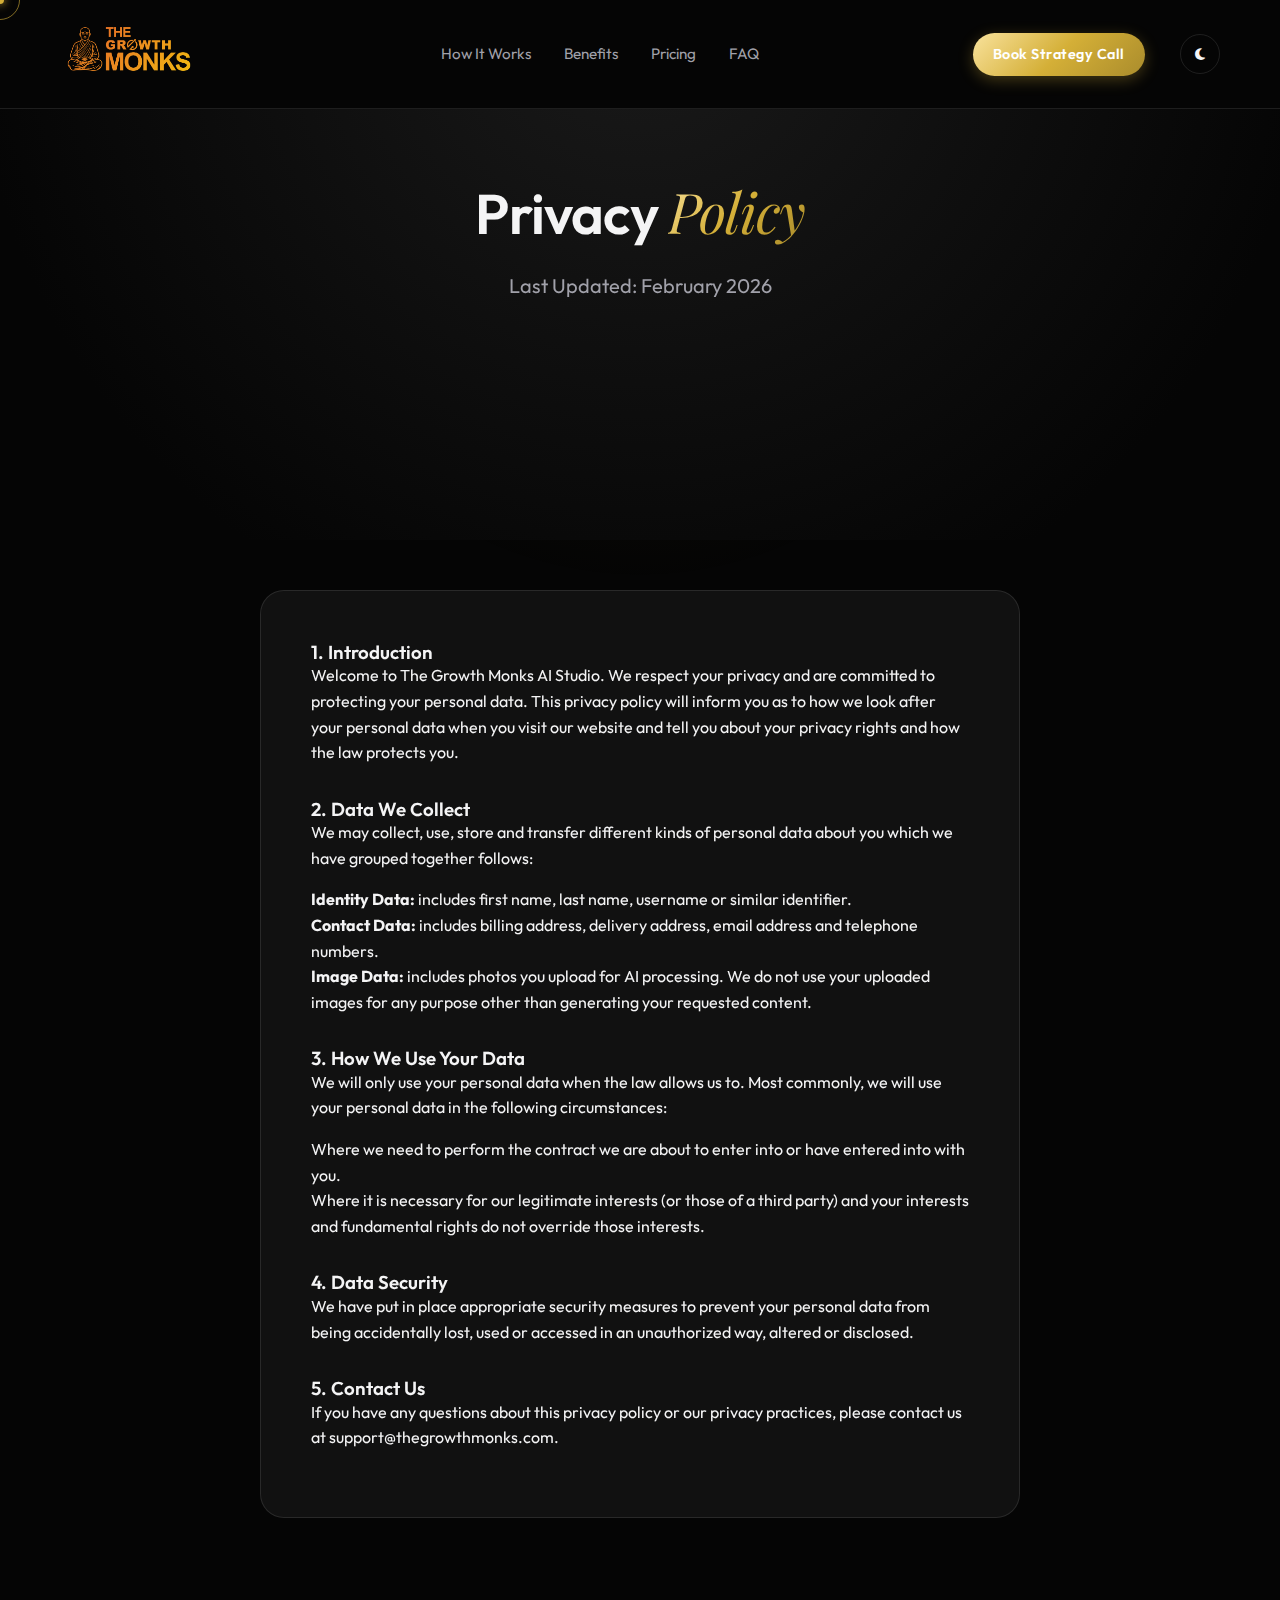
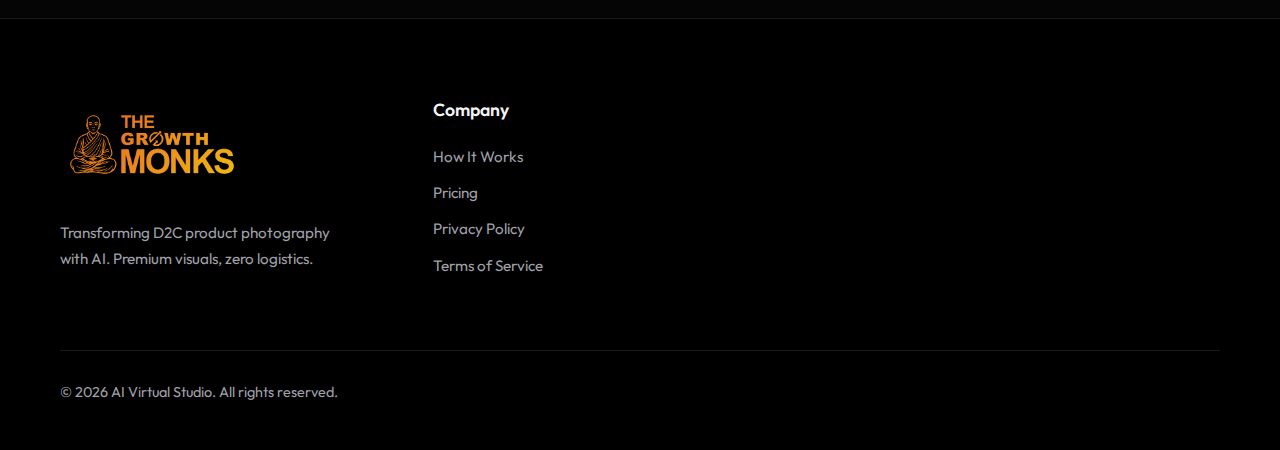
<file: privacy-policy.html>
<!DOCTYPE html>
<html lang="en">

<head>
    <meta charset="UTF-8">
    <meta name="viewport" content="width=device-width, initial-scale=1.0">
    <title>Privacy Policy | The Growth Monks AI Studio</title>
    <meta name="description" content="Privacy Policy for The Growth Monks AI Virtual Studio.">
    <link rel="preconnect" href="https://fonts.googleapis.com">
    <link rel="preconnect" href="https://fonts.gstatic.com" crossorigin>
    <link
        href="https://fonts.googleapis.com/css2?family=Outfit:wght@300;400;500;600;700;800&family=Playfair+Display:ital,wght@0,400;0,600;1,400&display=swap"
        rel="stylesheet">
    <link rel="stylesheet" href="assets/css/styles.css">
    <link rel="stylesheet" href="https://cdnjs.cloudflare.com/ajax/libs/font-awesome/6.4.0/css/all.min.css">
    <link rel="icon" type="image/png" href="assets/images/Logo.png">
</head>

<body>
    <div class="noise-overlay"></div>

    <nav class="navbar">
        <div class="container nav-container">
            <div class="logo">
                <a href="index.html">
                    <img src="assets/images/Logo.png" alt="AI Virtual Studio" style="height: 68px;">
                </a>
            </div>
            <div class="nav-links">
                <a href="index.html#how-it-works">How It Works</a>
                <a href="index.html#benefits">Benefits</a>
                <a href="index.html#pricing">Pricing</a>
                <a href="index.html#faq">FAQ</a>
                <a href="index.html#pricing" class="btn btn-primary mobile-cta">Book Strategy Call</a>
            </div>
            <div style="display: flex; align-items: center; gap: 15px;">
                <a href="index.html#pricing" class="btn btn-sm btn-primary">Book Strategy Call</a>
                <button class="theme-toggle" id="theme-toggle" aria-label="Toggle Dark Mode">
                    <i class="fas fa-moon"></i>
                </button>
            </div>
            <div class="menu-toggle"><i class="fas fa-bars"></i></div>
        </div>
    </nav>

    <section class="hero-section" style="padding-top: 180px; min-height: 60vh;">
        <div class="container text-center">
            <h1 class="hero-title">Privacy <span class="serif-highlight gradient-text">Policy</span></h1>
            <p class="hero-subtitle">Last Updated: February 2026</p>
        </div>
    </section>

    <section class="content-section" style="padding: 50px 0 100px;">
        <div class="container" style="max-width: 800px;">
            <div class="glass-card" style="padding: 50px;">
                <h3>1. Introduction</h3>
                <p>Welcome to The Growth Monks AI Studio. We respect your privacy and are committed to protecting your
                    personal data. This privacy policy will inform you as to how we look after your personal data when
                    you visit our website and tell you about your privacy rights and how the law protects you.</p>

                <h3 class="mt-4">2. Data We Collect</h3>
                <p>We may collect, use, store and transfer different kinds of personal data about you which we have
                    grouped together follows:</p>
                <ul>
                    <li><strong>Identity Data:</strong> includes first name, last name, username or similar identifier.
                    </li>
                    <li><strong>Contact Data:</strong> includes billing address, delivery address, email address and
                        telephone numbers.</li>
                    <li><strong>Image Data:</strong> includes photos you upload for AI processing. We do not use your
                        uploaded images for any purpose other than generating your requested content.</li>
                </ul>

                <h3 class="mt-4">3. How We Use Your Data</h3>
                <p>We will only use your personal data when the law allows us to. Most commonly, we will use your
                    personal data in the following circumstances:</p>
                <ul>
                    <li>Where we need to perform the contract we are about to enter into or have entered into with you.
                    </li>
                    <li>Where it is necessary for our legitimate interests (or those of a third party) and your
                        interests and fundamental rights do not override those interests.</li>
                </ul>

                <h3 class="mt-4">4. Data Security</h3>
                <p>We have put in place appropriate security measures to prevent your personal data from being
                    accidentally lost, used or accessed in an unauthorized way, altered or disclosed.</p>

                <h3 class="mt-4">5. Contact Us</h3>
                <p>If you have any questions about this privacy policy or our privacy practices, please contact us at
                    support@thegrowthmonks.com.</p>
            </div>
        </div>
    </section>

    <footer class="site-footer">
        <div class="container">
            <div class="footer-top">
                <div class="footer-brand">
                    <div class="logo"><img src="assets/images/Logo.png" alt="AI Virtual Studio" style="height: 91px;">
                    </div>
                    <p>Transforming D2C product photography with AI. Premium visuals, zero logistics.</p>
                </div>
                <div class="footer-links">
                    <h4>Company</h4>
                    <ul>
                        <li><a href="index.html#how-it-works">How It Works</a></li>
                        <li><a href="index.html#pricing">Pricing</a></li>
                        <li><a href="privacy-policy.html">Privacy Policy</a></li>
                        <li><a href="terms-of-service.html">Terms of Service</a></li>
                    </ul>
                </div>
            </div>
            <div class="footer-bottom">
                <p>&copy; 2026 AI Virtual Studio. All rights reserved.</p>
            </div>
        </div>
    </footer>

    <div class="cursor-dot" data-cursor-dot></div>
    <div class="cursor-outline" data-cursor-outline></div>

    <script src="assets/js/script.js"></script>
</body>

</html>
</file>
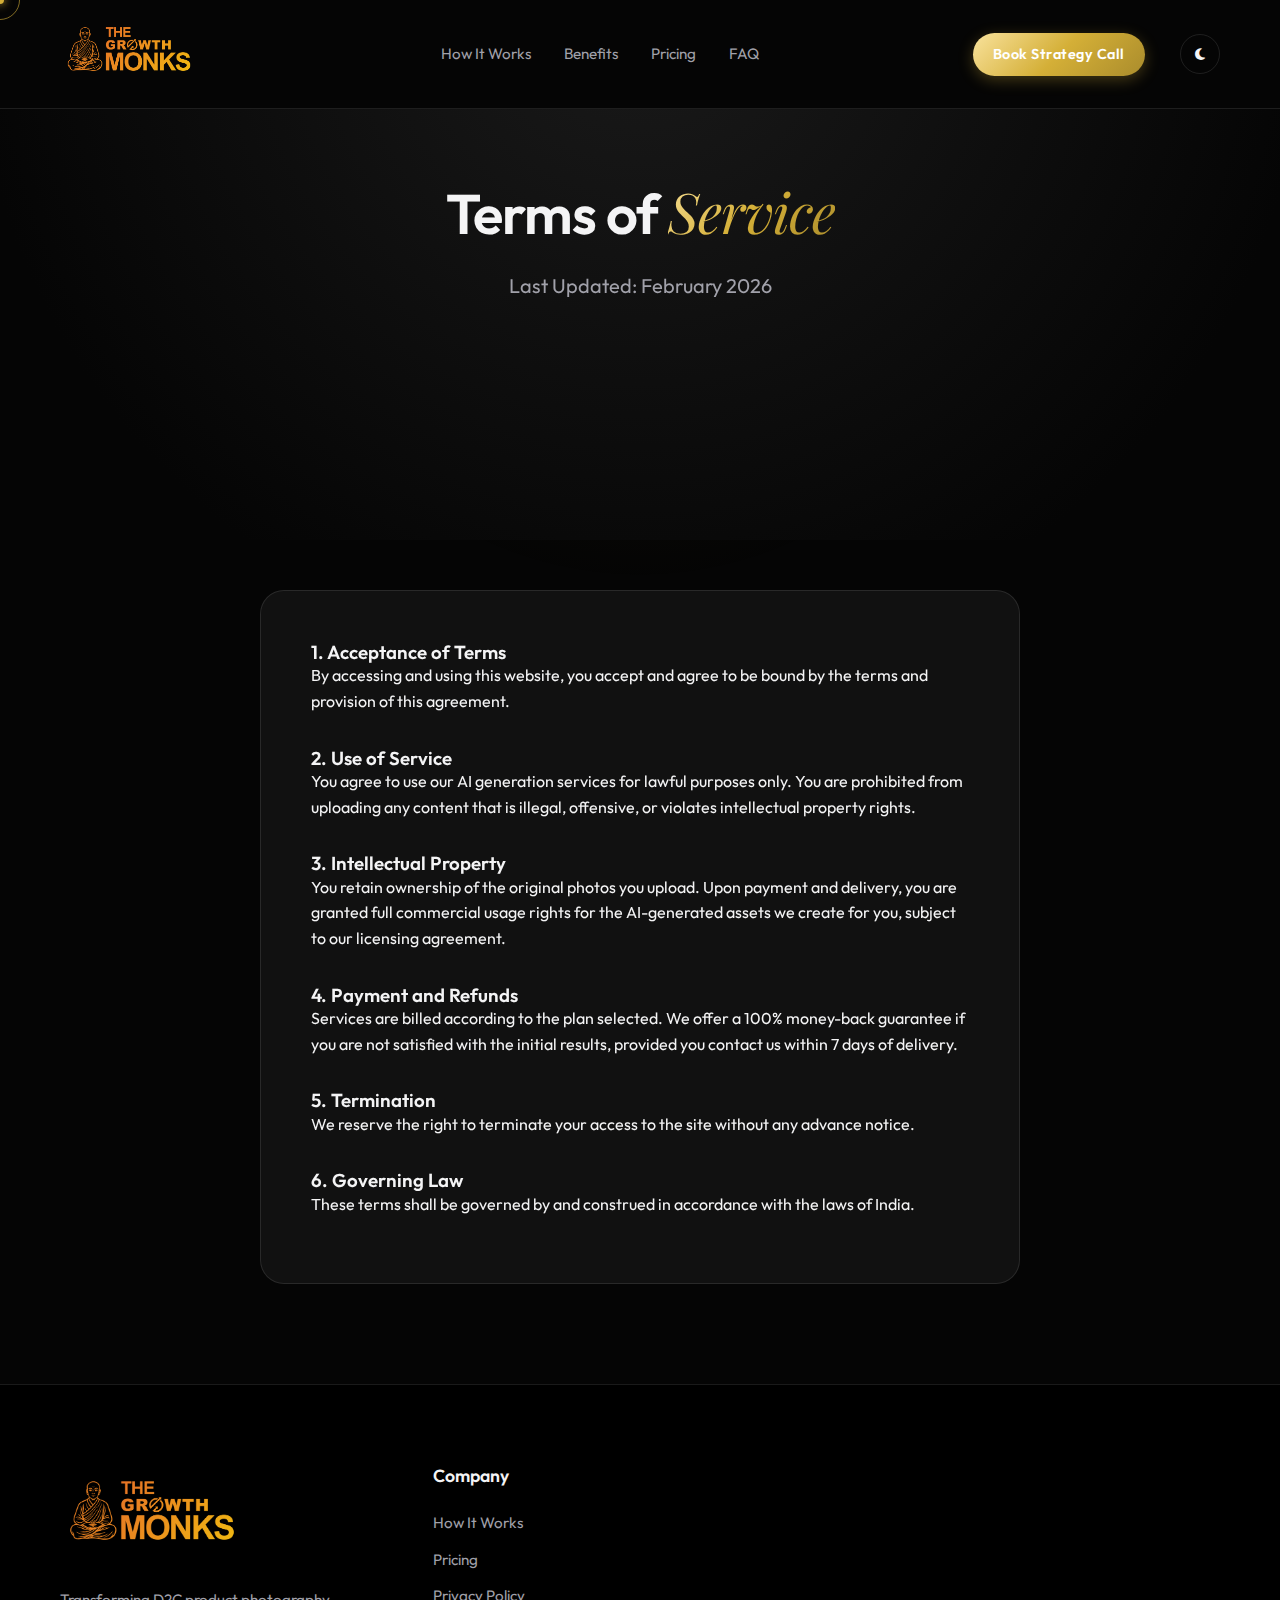
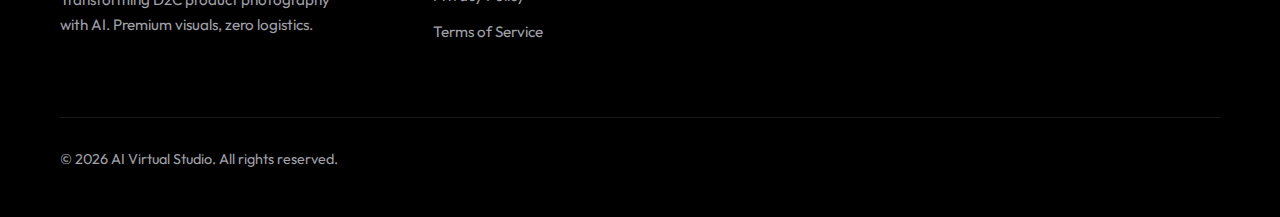
<file: terms-of-service.html>
<!DOCTYPE html>
<html lang="en">

<head>
    <meta charset="UTF-8">
    <meta name="viewport" content="width=device-width, initial-scale=1.0">
    <title>Terms of Service | The Growth Monks AI Studio</title>
    <meta name="description" content="Terms of Service for The Growth Monks AI Virtual Studio.">
    <link rel="preconnect" href="https://fonts.googleapis.com">
    <link rel="preconnect" href="https://fonts.gstatic.com" crossorigin>
    <link
        href="https://fonts.googleapis.com/css2?family=Outfit:wght@300;400;500;600;700;800&family=Playfair+Display:ital,wght@0,400;0,600;1,400&display=swap"
        rel="stylesheet">
    <link rel="stylesheet" href="assets/css/styles.css">
    <link rel="stylesheet" href="https://cdnjs.cloudflare.com/ajax/libs/font-awesome/6.4.0/css/all.min.css">
    <link rel="icon" type="image/png" href="assets/images/Logo.png">
</head>

<body>
    <div class="noise-overlay"></div>

    <nav class="navbar">
        <div class="container nav-container">
            <div class="logo">
                <a href="index.html">
                    <img src="assets/images/Logo.png" alt="AI Virtual Studio" style="height: 68px;">
                </a>
            </div>
            <div class="nav-links">
                <a href="index.html#how-it-works">How It Works</a>
                <a href="index.html#benefits">Benefits</a>
                <a href="index.html#pricing">Pricing</a>
                <a href="index.html#faq">FAQ</a>
                <a href="index.html#pricing" class="btn btn-primary mobile-cta">Book Strategy Call</a>
            </div>
            <div style="display: flex; align-items: center; gap: 15px;">
                <a href="index.html#pricing" class="btn btn-sm btn-primary">Book Strategy Call</a>
                <button class="theme-toggle" id="theme-toggle" aria-label="Toggle Dark Mode">
                    <i class="fas fa-moon"></i>
                </button>
            </div>
            <div class="menu-toggle"><i class="fas fa-bars"></i></div>
        </div>
    </nav>

    <section class="hero-section" style="padding-top: 180px; min-height: 60vh;">
        <div class="container text-center">
            <h1 class="hero-title">Terms of <span class="serif-highlight gradient-text">Service</span></h1>
            <p class="hero-subtitle">Last Updated: February 2026</p>
        </div>
    </section>

    <section class="content-section" style="padding: 50px 0 100px;">
        <div class="container" style="max-width: 800px;">
            <div class="glass-card" style="padding: 50px;">
                <h3>1. Acceptance of Terms</h3>
                <p>By accessing and using this website, you accept and agree to be bound by the terms and provision of
                    this agreement.</p>

                <h3 class="mt-4">2. Use of Service</h3>
                <p>You agree to use our AI generation services for lawful purposes only. You are prohibited from
                    uploading any content that is illegal, offensive, or violates intellectual property rights.</p>

                <h3 class="mt-4">3. Intellectual Property</h3>
                <p>You retain ownership of the original photos you upload. Upon payment and delivery, you are granted
                    full commercial usage rights for the AI-generated assets we create for you, subject to our licensing
                    agreement.</p>

                <h3 class="mt-4">4. Payment and Refunds</h3>
                <p>Services are billed according to the plan selected. We offer a 100% money-back guarantee if you are
                    not satisfied with the initial results, provided you contact us within 7 days of delivery.</p>

                <h3 class="mt-4">5. Termination</h3>
                <p>We reserve the right to terminate your access to the site without any advance notice.</p>

                <h3 class="mt-4">6. Governing Law</h3>
                <p>These terms shall be governed by and construed in accordance with the laws of India.</p>
            </div>
        </div>
    </section>

    <footer class="site-footer">
        <div class="container">
            <div class="footer-top">
                <div class="footer-brand">
                    <div class="logo"><img src="assets/images/Logo.png" alt="AI Virtual Studio" style="height: 91px;">
                    </div>
                    <p>Transforming D2C product photography with AI. Premium visuals, zero logistics.</p>
                </div>
                <div class="footer-links">
                    <h4>Company</h4>
                    <ul>
                        <li><a href="index.html#how-it-works">How It Works</a></li>
                        <li><a href="index.html#pricing">Pricing</a></li>
                        <li><a href="privacy-policy.html">Privacy Policy</a></li>
                        <li><a href="terms-of-service.html">Terms of Service</a></li>
                    </ul>
                </div>
            </div>
            <div class="footer-bottom">
                <p>&copy; 2026 AI Virtual Studio. All rights reserved.</p>
            </div>
        </div>
    </footer>

    <div class="cursor-dot" data-cursor-dot></div>
    <div class="cursor-outline" data-cursor-outline></div>

    <script src="assets/js/script.js"></script>
</body>

</html>
</file>
<file: assets/css/styles.css>
/* CSS Variables & Reset */
    :root {
        --font-heading: 'Outfit', sans-serif;
        --font-serif: 'Playfair Display', serif;
        --font-body: 'Outfit', sans-serif;
        
        --container-width: 1200px;
        --border-radius: 24px;
        --transition-fast: 0.3s cubic-bezier(0.25, 0.46, 0.45, 0.94);
        --transition-smooth: 0.6s cubic-bezier(0.22, 1, 0.36, 1);
    
        /* Semantic Colors (Dark Default) */
        --bg-primary: #050505;
        --bg-secondary: #0a0a0a;
        --surface-glass: rgba(255, 255, 255, 0.05); /* Glass effect */
        --surface-border: rgba(255, 255, 255, 0.1);
        
        --text-main: #F4F4F5;
        --text-muted: #A1A1AA;
        
        --accent-gold: #D4AF37;
        --gradient-gold: linear-gradient(135deg, #F9E29C 0%, #D4AF37 50%, #AA8C2C 100%);
    }
    
    [data-theme="light"] {
        /* Luxury Cream & Gold Palette */
        --bg-primary: #FAF9F6; /* Alabaster / Off-White */
        --bg-secondary: #F0EEE6; /* Warm Light Gray */
        --surface-glass: rgba(255, 255, 255, 0.65); /* Frosted White */
        --surface-border: rgba(212, 175, 55, 0.25); /* Subtle Gold Border */
        
        --text-main: #1c1917; /* Warm Charcoal */
        --text-muted: #57534e; /* Warm Stone */
        
        --accent-gold: #B8860B; /* Dark Goldenrod for better contrast on light */
        --gradient-gold: linear-gradient(135deg, #CFB53B 0%, #B8860B 50%, #8A6508 100%);
        --surface-dark: #E5E5E5; /* Light mode version of bg-darker */
    }
    
    /* Ambient Glows Update for Light Mode */
    [data-theme="light"] body::before {
        background: radial-gradient(circle, rgba(212, 175, 55, 0.15) 0%, rgba(255, 255, 255, 0) 70%);
    }

    /* Light Mode Overrides */
    [data-theme="light"] .hero-section {
        background: radial-gradient(circle at center top, #FAF9F6 0%, #F0EEE6 100%);
    }

    [data-theme="light"] .hero-glow-bg {
        background: radial-gradient(circle, rgba(212, 175, 55, 0.2) 0%, transparent 70%);
        opacity: 0.6;
    }

    [data-theme="light"] .glass-card,
    [data-theme="light"] .hero-glass-card,
    [data-theme="light"] .feature-visual,
    [data-theme="light"] .benefit-card-v2,
    [data-theme="light"] .pricing-card,
    [data-theme="light"] .cta-card {
        background: rgba(255, 255, 255, 0.7);
        backdrop-filter: blur(15px);
        box-shadow: 0 10px 40px rgba(212, 175, 55, 0.15); /* Warm Gold Shadow */
        border-color: rgba(212, 175, 55, 0.3);
    }
    
    [data-theme="light"] .text-outline {
        -webkit-text-stroke: 1px var(--text-main); /* Dark outline for light mode */
        color: transparent;
    }

    [data-theme="light"] .benefit-card-v2 {
        background: #ffffff;
        border: 1px solid rgba(212, 175, 55, 0.3);
        box-shadow: 0 10px 30px rgba(212, 175, 55, 0.1);
    }
    [data-theme="light"] .card-header-inline h3 {
        color: var(--text-main);
    }
    [data-theme="light"] .benefit-card-v2 p {
        color: var(--text-muted);
        font-weight: 500;
    }

    [data-theme="light"] .comparison-card.card-pain {
        background: #fff0f0;
        border-color: #ffcccc;
    }

    [data-theme="light"] .feature-row.reverse .feature-visual,
    [data-theme="light"] .feature-visual {
        box-shadow: 0 20px 50px rgba(0,0,0,0.05);
    }

    /* Comparison Card Fixes for Light Mode */
    [data-theme="light"] .card-gain {
        background: linear-gradient(135deg, #fffcf5 0%, #fff4d1 100%);
        border: 1px solid rgba(212, 175, 55, 0.4);
        box-shadow: 0 20px 50px rgba(212, 175, 55, 0.15);
    }
    
    [data-theme="light"] .card-gain .card-header h3,
    [data-theme="light"] .card-gain strong,
    [data-theme="light"] .card-gain p {
        color: #4a3b00; /* Dark Gold/Brown for contrast */
    }
    
    [data-theme="light"] .card-gain .comparison-list li i {
        color: #059669; /* Darker Green for light mode */
        filter: none;
    }

    [data-theme="light"] .card-pain strong {
        color: #7f1d1d; /* Dark Red */
    }

    /* "Keep that black only" - How It Works Cards stays dark */
    [data-theme="light"] .wave-step {
        background: rgba(15, 15, 15, 0.9);
        border: 1px solid rgba(255, 255, 255, 0.1);
        box-shadow: 0 20px 40px rgba(0,0,0,0.4);
    }
    [data-theme="light"] .wave-step p {
        color: #a1a1aa !important; /* Force light gray text */
    }
    [data-theme="light"] .wave-step:hover {
        background: #000;
        border-color: var(--accent-gold);
    }

    /* Fix "Risk Reversal" Section Text (Force White on Dark Card) */
    [data-theme="light"] .glass-card-premium h2,
    [data-theme="light"] .glass-card-premium h3,
    [data-theme="light"] .glass-card-premium strong {
        color: white;
    }
    [data-theme="light"] .glass-card-premium p,
    [data-theme="light"] .glass-card-premium label,
    [data-theme="light"] .glass-card-premium .offer-subtitle,
    [data-theme="light"] .glass-card-premium li {
        color: rgba(255, 255, 255, 0.7);
    }
    [data-theme="light"] .glass-card-premium input {
        background: rgba(255, 255, 255, 0.1);
        color: white !important;
        border-color: rgba(255, 255, 255, 0.2);
    }
    [data-theme="light"] .glass-card-premium input::placeholder {
        color: rgba(255, 255, 255, 0.5);
    }
    
    /* Input Fields in Light Mode (Global) */
    [data-theme="light"] input, 
    [data-theme="light"] textarea, 
    [data-theme="light"] select {
        background: #ffffff;
        color: var(--text-main);
        border: 1px solid rgba(0,0,0,0.1);
    }
    
    /* Footer Light Mode Override */
    [data-theme="light"] .site-footer {
        background: var(--bg-secondary); /* Cream/Light Gray */
        border-top: 1px solid rgba(212, 175, 55, 0.2);
    }
    [data-theme="light"] .newsletter-form input {
        background: #ffffff;
        color: var(--text-main);
        border: 1px solid rgba(0,0,0,0.1);
    }
    [data-theme="light"] .social-links a {
        background: white;
        color: var(--text-main);
        border-color: rgba(0,0,0,0.1);
    }
    [data-theme="light"] .social-links a:hover {
        background: var(--accent-gold);
        color: white;
    }
    
    /* Ambient Glows */
    body::before {
        content: '';
        position: fixed;
        top: -20%;
        left: 20%;
        width: 60vw;
        height: 60vw;
        background: radial-gradient(circle, rgba(212, 175, 55, 0.08) 0%, rgba(5, 5, 5, 0) 70%);
        border-radius: 50%;
        z-index: -1;
        animation: pulseGlow 10s infinite alternate;
    }
    @keyframes pulseGlow { 0% { opacity: 0.5; transform: scale(1); } 100% { opacity: 1; transform: scale(1.1); } }
    
    /* Typography Overrides */
    .serif-highlight {
        font-family: var(--font-serif);
        font-style: italic;
        font-weight: 400;
        color: var(--accent-gold);
    }
    
    * { margin: 0; padding: 0; box-sizing: border-box; }
    
    p { margin-bottom: 1rem; }
    
    html { scroll-behavior: smooth; }

    /* Scroll Animation Utilities */
    .animate-on-scroll {
        opacity: 0;
        transform: translateY(40px);
        transition: opacity 0.8s cubic-bezier(0.25, 0.46, 0.45, 0.94), transform 0.8s cubic-bezier(0.25, 0.46, 0.45, 0.94);
        will-change: opacity, transform;
    }

    .animate-on-scroll.is-visible {
        opacity: 1;
        transform: translateY(0);
    }
    
    .stagger-1 { transition-delay: 0.1s; }
    .stagger-2 { transition-delay: 0.2s; }
    .stagger-3 { transition-delay: 0.3s; }

    body {
        background-color: var(--bg-primary);
        color: var(--text-main);
        font-family: var(--font-body);
        line-height: 1.6;
        overflow-x: hidden;
        transition: background-color 0.3s ease, color 0.3s ease;
    }
    
    a { text-decoration: none; color: inherit; transition: var(--transition-fast); }
    ul { list-style: none; }
    
    h1, h2, h3, h4, h5, h6 {
        /* font-size: 55px; */
        font-family: var(--font-heading);
        font-weight: 600;
        line-height: 1.2;
        color: var(--text-main);
    }
    
    .container {
        max-width: var(--container-width);
        margin: 0 auto;
        padding: 0 20px;
    }
    
    /* Utilities */
    .center { text-align: center; }
    .mt-2 { margin-top: 1rem; }
    .mt-4 { margin-top: 2rem; }
    .mt-5 { margin-top: 4rem; }
    .full-width { width: 100%; display: block; }
    .gradient-text {
        background: var(--gradient-gold);
        -webkit-background-clip: text;
        background-clip: text;
        color: transparent;
    }
    .text-hazard { color: #ff4d4d; }
    .bg-darker { background-color: var(--surface-dark); }
    
    /* Buttons */
    .btn {
        display: inline-flex; /* Flex to align icon and text */
        align-items: center;
        justify-content: center;
        gap: 23px; /* Space between icon and text */
        padding: 18px 32px; /* Spacious padding */
        border-radius: 50px;
        font-weight: 600;
        letter-spacing: 0.5px;
        cursor: pointer;
        border: none;
        transition: all 0.3s ease;
    }
    
    .btn-primary {
        background: var(--gradient-gold);
        color: #ffffff; /* Changed from #000 to white */
        box-shadow: 0 4px 15px rgba(212, 175, 55, 0.3);
    }
    .btn-primary:hover {
        transform: translateY(-2px);
        box-shadow: 0 6px 20px rgba(212, 175, 55, 0.4);
    }
    
    .btn-secondary {
        background: rgba(255, 255, 255, 0.1);
        color: var(--text-main);
        backdrop-filter: blur(10px);
        border: 1px solid var(--surface-border);
    }
    /* Light Mode Specifics for Secondary Button */
    [data-theme="light"] .btn-secondary {
        background: rgba(255, 255, 255, 0.8);
        border-color: rgba(0, 0, 0, 0.1);
        color: #000;
        box-shadow: 0 4px 12px rgba(0,0,0,0.05);
    }
    [data-theme="light"] .btn-secondary:hover {
        background: #fff;
        border-color: var(--accent-gold);
        transform: translateY(-2px);
    }

    .btn-secondary:hover {
        background: rgba(255, 255, 255, 0.2);
    }
    
    .btn-outline {
        background: transparent;
        border: 1px solid var(--accent-gold);
        color: var(--accent-gold);
    }
    .btn-outline:hover {
        background: rgba(212, 175, 55, 0.1);
    }
    
    .btn-lg { padding: 18px 40px; font-size: 1.1rem; }
    .btn-sm { padding: 10px 20px; font-size: 0.9rem; }
    
    /* Navbar */
    .navbar {
        position: fixed;
        top: 0;
        left: 0;
        width: 100%;
        z-index: 1000;
        background: rgba(var(--bg-primary), 0.8); /* Requires RGB semantic var or fix */
        background: var(--bg-primary); /* Fallback/Simplification */
        backdrop-filter: blur(12px);
        border-bottom: 1px solid var(--surface-border);
        padding: 15px 0;
    }
    .nav-container {
        display: flex;
        justify-content: space-between;
        align-items: center;
    }
    .logo {
        font-size: 1.5rem;
        font-weight: 800;
        letter-spacing: -0.5px;
        background: var(--gradient-gold);
        -webkit-background-clip: text;
        background-clip: text;
        -webkit-text-fill-color: transparent;
    }
    .nav-links a {
        margin-left: 30px;
        font-size: 0.95rem;
        color: var(--text-muted);
    }
    .nav-links a:hover { color: var(--accent-gold); }
    .menu-toggle { display: none; color: var(--text-main); font-size: 1.5rem; }
    .mobile-cta { display: none; }
    
    /* Theme Toggle */
    .theme-toggle {
        background: none;
        border: 1px solid var(--surface-border);
        color: var(--text-main);
        width: 40px; height: 40px;
        border-radius: 50%;
        cursor: pointer;
        margin-left: 20px;
        display: flex; align-items: center; justify-content: center;
    }
    .theme-toggle:hover {
        border-color: var(--accent-gold);
        color: var(--accent-gold);
    }
    
    /* Hero Section (Cinematic Redesign) */
    .hero-section {
        padding: 160px 0 100px;
        text-align: center;
        position: relative;
        overflow: hidden;
        /* Cinematic Background */
        background: radial-gradient(circle at center top, #1a1a1a 0%, #050505 80%);
    }
    /* Remove white fade in light mode by not using mask-image on .hero-image globally or overriding it */

    /* Ambient Glow */
    .hero-glow-bg {
        position: absolute;
        top: -20%; left: 50%; transform: translateX(-50%);
        width: 80%; height: 600px;
        background: radial-gradient(circle, rgba(212, 175, 55, 0.08) 0%, transparent 70%);
        filter: blur(80px);
        z-index: 0;
        pointer-events: none;
        animation: glowPulse 8s ease-in-out infinite alternate;
    }
    @keyframes glowPulse { from { opacity: 0.5; } to { opacity: 0.8; } }

    .hero-content {
        position: relative;
        z-index: 2;
        max-width: 900px;
        margin: 0 auto 60px;
    }

    .badge-pill {
        display: inline-block;
        background: rgba(255, 255, 255, 0.05);
        border: 1px solid rgba(255, 255, 255, 0.1);
        padding: 8px 20px;
        border-radius: 50px;
        font-size: 0.85rem;
        font-weight: 600;
        color: var(--accent-gold);
        letter-spacing: 1px;
        text-transform: uppercase;
        margin-bottom: 25px;
        backdrop-filter: blur(10px);
    }

    .hero-title {
        font-size: 3.5rem; /* Massive */
        line-height: 1.1;
        margin-bottom: 25px;
        letter-spacing: -1px;
    }
    
    .text-outline {
        color: transparent;
        -webkit-text-stroke: 1px rgba(255,255,255,0.3);
        font-style: italic;
    }

    .hero-subtitle {
        font-size: 1.25rem;
        color: var(--text-muted);
        line-height: 1.6;
        margin-bottom: 40px;
        max-width: 700px;
        margin-left: auto;
        margin-right: auto;
    }

    .hero-ctas {
        display: flex;
        justify-content: center;
        gap: 20px;
        margin-bottom: 20px;
    }
    
    .pulse-main {
        box-shadow: 0 0 0 0 rgba(212, 175, 55, 0.7);
        animation: pulseLocal 2s infinite;
    }

    .glass-btn {
        background: rgba(255, 255, 255, 0.05);
        border: 1px solid rgba(255, 255, 255, 0.1);
        color: white;
    }
    .glass-btn:hover {
        background: rgba(255, 255, 255, 0.1);
        border-color: var(--accent-gold);
    }

    .trust-text {
        font-size: 0.9rem;
        color: var(--text-muted);
        margin-top: 20px;
        display: flex; align-items: center; justify-content: center; gap: 8px;
    }
    .text-gold { color: var(--accent-gold); }

    /* Visual Showcase */
    .hero-visual-wrapper {
        position: relative;
        z-index: 2;
        max-width: 1100px;
        margin: 0 auto;
        perspective: 1000px;
    }

    .hero-glass-card {
        position: relative;
        border-radius: 24px;
        border: 1px solid rgba(255, 255, 255, 0.1);
        background: rgba(20, 20, 20, 0.4); /* Semi-transparent */
        backdrop-filter: blur(10px);
        padding: 10px; /* Frame effect */
        box-shadow: 0 30px 60px rgba(0,0,0,0.5);
        transform: rotateX(2deg); /* Subtle 3D tilt */
        transition: transform 0.5s ease;
    }
    .hero-glass-card:hover { transform: rotateX(0deg); }

    .hero-image {
        width: 100%;
        border-radius: 16px;
        display: block;
        /* Removed mask-image to fix white gradient issue in light mode */
    }

    /* Floating Cards */
    .float-card {
        position: absolute;
        background: rgba(15, 15, 15, 0.9);
        border: 1px solid rgba(255, 255, 255, 0.1);
        padding: 15px 20px;
        border-radius: 16px;
        display: flex; align-items: center; gap: 15px;
        backdrop-filter: blur(15px);
        box-shadow: 0 10px 30px rgba(0,0,0,0.5);
        animation: floatHero 4s ease-in-out infinite;
        z-index: 3;
        min-width: 200px;
    }
    .float-left { top: 20%; left: -40px; animation-delay: 0s; }
    .float-right { bottom: 30%; right: -40px; animation-delay: 2s; }

    @keyframes floatHero { 0%, 100% { transform: translateY(0); } 50% { transform: translateY(-10px); } }

    .icon-box {
        width: 40px; height: 40px;
        background: rgba(212, 175, 55, 0.1);
        border-radius: 10px;
        display: flex; align-items: center; justify-content: center;
        color: var(--accent-gold);
        font-size: 1.2rem;
    }

    .float-card strong { display: block; color: white; font-size: 0.95rem; }
    .float-card span { display: block; color: var(--text-muted); font-size: 0.8rem; }

    /* Play Overlay */
    /* .play-overlay ... Reuse .play-button styles or define new ones */
    .play-overlay {
        position: absolute; top: 50%; left: 50%; transform: translate(-50%, -50%);
        width: 80px; height: 80px;
        background: rgba(255,255,255,0.1);
        backdrop-filter: blur(5px);
        border-radius: 50%;
        display: flex; align-items: center; justify-content: center;
        border: 1px solid rgba(255,255,255,0.2);
        cursor: pointer;
        transition: 0.3s;
    }
    .play-overlay:hover { background: var(--accent-gold); color: black; transform: translate(-50%, -50%) scale(1.1); }
    .play-icon { font-size: 1.5rem; margin-left: 4px; }

    /* Trust Bar Minimal */
    .trust-bar-minimal {
        display: flex; justify-content: center; align-items: center; gap: 20px;
        margin-top: 50px;
        color: var(--text-muted);
        font-size: 0.9rem;
        flex-wrap: wrap;
    }
    .separator { width: 4px; height: 4px; background: var(--surface-border); border-radius: 50%; }

    /* Mobile */
    @media (max-width: 900px) {
        .hero-title { font-size: 2.8rem; }
        .hero-subtitle { font-size: 1.05rem; } /* Reduce for long copy */
        .hero-glass-card { transform: none; padding: 5px; }
        .hero-glass-card:hover { transform: none; }
        .float-card { display: none; /* Hide floating cards on mobile to prevent clutter */ }
        .hero-section { padding: 120px 0 60px; }
    }
    
    .tile:hover {
        transform: translateY(-10px);
        background: linear-gradient(135deg, rgba(255,255,255,0.08), rgba(255,255,255,0.02));
        border-color: rgba(212, 175, 55, 0.4);
        box-shadow: 0 20px 40px rgba(0,0,0,0.5);
    }
    
    .tile i {
        font-size: 3rem;
        color: var(--text-muted);
        margin-bottom: 20px;
        transition: 0.4s;
    }
    
    .tile:hover i {
        color: var(--accent-gold);
        transform: scale(1.1);
    }
    
    .tile h3 {
        font-size: 1.2rem;
        margin-bottom: 10px;
        transition: 0.4s;
    }
    
    .tile p {
        font-size: 0.95rem;
        color: var(--text-muted);
        opacity: 0;
        transform: translateY(20px);
        transition: all 0.4s ease;
        position: absolute;
        bottom: 30px;
        left: 30px;
        right: 30px;
    }
    
    .tile:hover p {
        opacity: 1;
        transform: translateY(0);
    }
    
    .tile:hover h3 {
        transform: translateY(-30px); /* Move up to make room */
    }
    
    /* Hazard Strip (Not For) */
    .not-for-strip {
        margin-top: 80px;
        background: repeating-linear-gradient(
            45deg,
            rgba(20,20,20,0.8),
            rgba(20,20,20,0.8) 10px,
            rgba(10,10,10,0.9) 10px,
            rgba(10,10,10,0.9) 20px
        );
        border: 1px solid #ff4d4d;
        border-radius: 20px;
        padding: 40px;
        display: flex;
        align-items: center;
        justify-content: space-between;
        gap: 40px;
    }

    .hazard-icon {
        font-size: 3rem;
        color: #ff4d4d;
        background: rgba(255, 77, 77, 0.1);
        width: 80px; height: 80px;
        border-radius: 50%;
        display: flex; align-items: center; justify-content: center;
        flex-shrink: 0;
    }



    /* Benefits Grid V2 (Dark Minimal) */
    .benefits-grid-v2 {
        display: grid;
        grid-template-columns: repeat(3, 1fr);
        gap: 20px;
        margin-top: 60px;
    }

    .benefit-card-v2 {
        background: #0a0a0a; /* Deep Black */
        border: 1px solid #222;
        padding: 30px;
        border-radius: 12px;
        display: flex;
        flex-direction: column;
        gap: 10px;
        transition: 0.3s ease;
    }

    .benefit-card-v2:hover {
        border-color: var(--accent-gold);
        transform: translateY(-3px);
    }

    .card-header-inline {
        display: flex;
        align-items: center;
        gap: 12px;
    }

    .benefit-icon-v2 {
        font-size: 1.2rem;
    }

    .card-header-inline h3 {
        font-size: 1.1rem;
        font-weight: 700;
        color: white;
        margin: 0;
    }

    .benefit-card-v2 p {
        font-size: 0.95rem;
        color: var(--text-muted);
        margin-left: 0; /* Align with left */
        line-height: 1.5;
    }

    @media (max-width: 900px) {
        .benefits-grid-v2 {
            grid-template-columns: 1fr;
            gap: 15px;
        }
    }
    
    @media (max-width: 900px) {
        .audience-tiles { grid-template-columns: 1fr; }
        .not-for-strip { flex-direction: column; text-align: center; }
        .not-for-grid { justify-content: center; }
    }
    
    .hero-stats {
        display: flex;
        gap: 40px;
        margin-top: 20px;
    }
    .hero-stat h4 { font-size: 1.8rem; color: var(--accent-gold); margin-bottom: 5px; }
    .hero-stat p { font-size: 0.85rem; color: var(--text-muted); }
    
    /* Hero Visual V3 */
    .hero-visual-container {
        width: 100%;
        height: 500px;
        border-radius: 30px;
        overflow: hidden;
        position: relative;
        border: 1px solid var(--surface-border);
    }
    .hero-visual-container img, 
    .hero-visual-container video {
        width: 100%; height: 100%; object-fit: cover;
    }
    .play-button {
        position: absolute;
        top: 50%; left: 50%;
        transform: translate(-50%, -50%);
        width: 80px; height: 80px;
        background: rgba(255,255,255,0.1);
        backdrop-filter: blur(10px);
        border-radius: 50%;
        display: flex; align-items: center; justify-content: center;
        cursor: pointer;
        border: 1px solid rgba(255,255,255,0.2);
        transition: 0.3s;
    }
    .play-button:hover { transform: translate(-50%, -50%) scale(1.1); background: var(--accent-gold); }
    .play-button i { font-size: 2rem; color: white; margin-left: 5px; }
    
    /* Keep existing utility overrides */
    .hero-ctas {
        justify-content: center;
    }
    
    
    /* Infinite Marquee */
    .trust-bar {
        display: flex;
        overflow: hidden;
        gap: 0;
        padding: 40px 0;
        margin-top: 60px;
        border-top: 1px solid var(--surface-border);
        mask-image: linear-gradient(to right, transparent, black 10%, black 90%, transparent);
    }
    .marquee-content {
        display: flex;
        gap: 50px;
        animation: scroll 20s linear infinite;
        white-space: nowrap;
        padding-left: 50px; /* Initial offset */
    }
    @keyframes scroll {
        from { transform: translateX(0); }
        to { transform: translateX(-50%); }
    }
    .trust-item {
        font-size: 1rem;
        color: var(--text-muted);
        display: flex;
        align-items: center;
        gap: 10px;
        flex-shrink: 0;
    }
    .trust-item i { color: var(--accent-gold); }
    
    /* Glass Card Update for Themes */
    .glass-card {
        background: var(--surface-glass);
        border: 1px solid var(--surface-border);
        backdrop-filter: blur(10px);
        border-radius: var(--border-radius);
        padding: 30px;
    }
    
    /* Problem Section */
    .problem-section { padding: 100px 0; }
    .section-title { font-size: 2.5rem; margin-bottom: 15px; }
    .section-subtitle { font-size: 1.1rem; color: var(--text-secondary); margin-bottom: 50px; }
    /* Bento Grid (Problem Section) */
    /* Modern Horizontal Accordion (Problem Section) */
    /* Comparison Layout (LeadClass Style) */
    .comparison-wrapper {
        display: grid;
        grid-template-columns: 1fr 1fr;
        gap: 50px;
        margin-top: 60px;
    }

    .comparison-card {
        padding: 50px;
        border-radius: 30px;
        display: flex;
        flex-direction: column;
        position: relative;
        overflow: hidden;
        transition: transform 0.3s ease;
    }

    /* Traditional (Pain) Card */
    .card-pain {
        background: rgba(255, 255, 255, 0.03);
        border: 1px solid rgba(255, 255, 255, 0.05);
    }
    .card-pain .card-header h3 { color: var(--text-muted); }
    .card-pain .comparison-list li i { color: #52525b; /* Muted Gray/Red */ font-size: 1.2rem; }
    .card-pain .comparison-list li i.fa-times-circle { color: #FF4D4D; opacity: 0.7; }
    .card-pain strong { color: var(--text-muted); text-decoration: line-through; text-decoration-color: #FF4D4D; }
    .card-pain p { color: #52525b; font-size: 0.9rem; }
    .bad-badge {
        background: rgba(255, 77, 77, 0.1);
        color: #ff4d4d;
        padding: 5px 12px;
        border-radius: 20px;
        font-size: 0.8rem;
        font-weight: 700;
        display: inline-block;
        margin-top: 10px;
    }

    /* AI (Gain) Card */
    .card-gain {
        background: radial-gradient(circle at top right, rgba(212, 175, 55, 0.1), rgba(5, 5, 5, 0.8));
        border: 1px solid var(--accent-gold);
        box-shadow: 0 0 50px rgba(212, 175, 55, 0.1);
    }
    .card-gain .card-header h3 { color: var(--text-main); font-size: 1.8rem; }
    .card-gain .comparison-list li i { color: #10b981; /* Success Green */ font-size: 1.2rem; filter: drop-shadow(0 0 5px rgba(16, 185, 129, 0.5)); }
    .card-gain strong { color: var(--text-main); font-size: 1.1rem; }
    .card-gain p { color: var(--text-muted); font-size: 0.95rem; }
    .good-badge {
        background: var(--gradient-gold);
        color: #000;
        padding: 5px 12px;
        border-radius: 20px;
        font-size: 0.8rem;
        font-weight: 700;
        display: inline-block;
        margin-top: 10px;
    }

    /* Shared List Styles */
    .comparison-list {
        list-style: none;
        margin-top: 30px;
        display: flex;
        flex-direction: column;
        gap: 25px;
    }
    .comparison-list li {
        display: flex;
        gap: 20px;
        align-items: flex-start;
    }

    /* Header styling inside comparison cards */
    .card-header {
        text-align: center;
        margin-bottom: 20px;
        padding-bottom: 20px;
        border-bottom: 1px solid var(--surface-border);
    }

    /* Responsive */
    /* Comparison Section (Media Query End) */
    @media (max-width: 900px) {
        .comparison-wrapper { grid-template-columns: 1fr; gap: 40px; }
    }

    /* Accordion / Comparison Legacy Cleanup */
    .icon-box {
        font-size: 2.5rem;
        color: var(--text-muted);
        transition: 0.3s;
        margin-bottom: 20px;
    }
    
    /* Mouse Follower Spotlight */
    .glass-card::before {
        content: '';
        position: absolute;
        top: var(--y, 50%);
        left: var(--x, 50%);
        transform: translate(-50%, -50%);
        width: 300px;
        height: 300px;
        border-radius: 50%;
        background: radial-gradient(circle, rgba(255, 255, 255, 0.08), transparent 70%);
        opacity: 0;
        transition: opacity 0.3s;
        pointer-events: none;
    }

    .glass-card:hover::before {
        width: 600px;
        height: 600px;
        opacity: 1;
    }
    
    .icon-box {
        width: 60px; height: 60px;
        display: flex; align-items: center; justify-content: center;
        border-radius: 16px;
        font-size: 1.8rem;
        margin-bottom: 20px;
        background: rgba(255, 255, 255, 0.03);
        border: 1px solid var(--surface-border);
    }
    .icon-box.danger { background: rgba(255, 77, 77, 0.1); color: #ff4d4d; }
    /* Legacy styles removed */
    
    /* Solution Section */
    
    /* Solution Section */
    /* Interactive Feature Showcase (Solution Section) */
    .solution-section { padding: 100px 0; background: linear-gradient(180deg, var(--bg-color) 0%, var(--surface-dark) 100%); }
    
    /* Cinematic Solution Layout */
    .solution-features {
        display: flex;
        flex-direction: column;
        gap: 120px; /* Large gap between features */
        margin-top: 80px;
    }

    .feature-row {
        display: grid;
        grid-template-columns: 1fr 1fr;
        gap: 80px;
        align-items: center;
    }

    .feature-row.reverse .feature-visual { order: 2; } /* Swap order for zigzag */
    .feature-row.reverse .feature-content { order: 1; /* Keep text left aligned always */ }
    /* Removed right-align overrides for cleaner reading */

    /* Visual Styling */
    .feature-visual {
        position: relative;
        height: 500px;
        border-radius: 40px;
        overflow: hidden;
        border: 1px solid var(--surface-border);
        box-shadow: 0 30px 60px rgba(0,0,0,0.5);
        transition: transform 0.5s ease;
    }
    .feature-visual:hover {
        transform: scale(1.02);
        box-shadow: 0 40px 80px rgba(212, 175, 55, 0.15);
        border-color: var(--accent-gold);
    }
    
    /* Feature Checklist Styling */
    .feature-checklist {
        margin-top: 30px;
        display: flex;
        flex-direction: column;
        gap: 15px;
    }
    .feature-checklist li {
        display: flex;
        align-items: center;
        gap: 12px;
        font-size: 1.05rem;
        color: var(--text-main);
        font-weight: 500;
    }
    .feature-checklist li i {
        color: var(--accent-gold);
        background: rgba(212, 175, 55, 0.1);
        width: 30px;
        height: 30px;
        border-radius: 50%;
        display: flex;
        align-items: center;
        justify-content: center;
        font-size: 0.9rem;
    }
    
    /* Floating Badge */
    .floating-badge {
        position: absolute;
        bottom: 30px;
        right: 30px;
        background: rgba(0,0,0,0.6);
        backdrop-filter: blur(10px);
        border: 1px solid var(--surface-border);
        padding: 10px 20px;
        border-radius: 50px;
        color: white;
        font-weight: 600;
        font-size: 0.9rem;
        z-index: 2;
        box-shadow: 0 10px 30px rgba(0,0,0,0.2);
    }


    /* Modern Audience Section (Ultra Minimal) - Duplicate removed, ensuring global spacing */
    section { padding: 120px 0; } /* Global default for large sections */
    
    .gallery-section { padding: 120px 0; }

    .persona-grid {
        display: grid;
        grid-template-columns: repeat(3, 1fr);
        gap: 60px;
        margin-top: 80px;
        position: relative;
    }

    /* Minimal Card: No border, no background, just type */
    .persona-card {
        background: transparent;
        padding: 0;
        border: none;
        display: flex;
        flex-direction: column;
        gap: 20px;
        align-items: flex-start;
        position: relative;
    }

    /* Subtle divider line between items (desktop only) */
    .persona-card:not(:last-child)::after {
        content: '';
        position: absolute;
        right: -30px;
        top: 10%;
        height: 80%;
        width: 1px;
        background: linear-gradient(to bottom, transparent, var(--surface-border), transparent);
    }

    .persona-icon {
        font-size: 2.5rem;
        color: var(--accent-gold);
        margin-bottom: 10px;
        background: transparent; /* Remove circle bg */
        width: auto; height: auto;
        border-radius: 0;
        display: block;
    }

    .persona-card h3 {
        font-size: 1.8rem;
        color: var(--text-main);
        font-weight: 500;
        letter-spacing: -0.5px;
    }

    .persona-card p {
        font-size: 1.05rem;
        color: var(--text-muted);
        line-height: 1.7;
    }

    /* Minimal Exclusion Text */
    .exclusion-banner {
        margin-top: 100px;
        text-align: center;
        padding: 20px;
        background: transparent;
        border: none;
    }
    
    .exclusion-line { display: none; } /* Remove the red line */

    .exclusion-banner p {
        color: var(--text-secondary);
        font-size: 0.95rem;
        letter-spacing: 0.5px;
        opacity: 0.7;
    }
    .exclusion-banner strong {
        color: #ff4d4d;
        text-transform: uppercase;
        font-size: 0.8rem;
        letter-spacing: 1px;
        margin-right: 10px;
        display: inline-block;
        border: 1px solid rgba(255, 77, 77, 0.3);
        padding: 5px 10px;
        border-radius: 5px;
    }

    @media (max-width: 900px) {
        .persona-grid { grid-template-columns: 1fr; gap: 60px; text-align: center; }
        .persona-card { align-items: center; }
        .persona-card:not(:last-child)::after { display: none; } /* Remove dividers on mobile */
        
        /* Stack visual on top for normal rows */
        .feature-row { 
            grid-template-columns: 1fr; 
            gap: 40px; 
            text-align: center;
            display: flex;
            flex-direction: column; 
        }
        
        .feature-visual { 
            order: -1; 
            height: 350px; 
            width: 100%;
        }
        
        .feature-content { 
            order: 1; 
            text-align: center; 
            display: flex;
            flex-direction: column;
            align-items: center; 
        }
        
        /* Reverse order for .feature-row.reverse on mobile */
        .feature-row.reverse .feature-content {
            order: -1; /* Content appears first */
        }
        
        .feature-row.reverse .feature-visual {
            order: 1; /* Visual appears second */
        }
        
        .feature-checklist {
            align-items: center; /* Center list items */
        }
        
        .feature-checklist li { 
            justify-content: center; 
            width: 100%;
        }
        
        .floating-badge { left: 50%; transform: translateX(-50%); bottom: 20px; right: auto; }
        .feature-row.reverse .floating-badge { left: 50%; right: auto; }
    }
    
    /* Comparison Section */
    .transformation-section { padding: 100px 0; text-align: center; }
    /* Comparisons Grid Layout */
    .comparisons-grid {
        display: grid;
        grid-template-columns: repeat(3, 1fr);
        gap: 30px;
        margin-top: 50px;
    }

    .comparison-container {
        width: 100%;
        max-width: 100%; /* Reset from 700px */
        margin: 0;       /* Reset from auto */
        position: relative;
        border-radius: 20px;
        overflow: hidden;
        height: 500px;   /* Adjusted height for 3-col layout */
        box-shadow: 0 20px 50px rgba(0,0,0,0.5);
        border: 1px solid var(--surface-border);
    }

    @media (max-width: 1024px) {
        .comparisons-grid {
            grid-template-columns: repeat(2, 1fr);
        }
    }

    @media (max-width: 768px) {
        .comparisons-grid {
            grid-template-columns: 1fr;
        }
        .comparison-container {
            height: 450px;
        }
    }
    .comparison-slider { position: relative; width: 100%; height: 100%; }
    .image-wrapper { position: absolute; top:0; left:0; width:100%; height:100%; overflow:hidden; }
    .image-wrapper img { width: 100%; height: 100%; object-fit: cover; }
    .image-wrapper.before .label, .image-wrapper.after .label {
        position: absolute; top: 20px; padding: 5px 15px;
        background: rgba(0,0,0,0.6); color: #fff; border-radius: 4px; z-index: 10; font-weight: bold;
    }
    .image-wrapper.before .label { left: 20px; }
    .image-wrapper.after .label { right: 20px; }
    .image-wrapper.before { width: 50%; z-index: 2; border-right: 2px solid #fff; } /* Starting point */
    .handle {
        position: absolute; top:0; bottom:0; left: 50%;
        width: 4px; background: white; z-index: 10;
        cursor: ew-resize; transform: translateX(-50%);
        display: flex; align-items: center; justify-content: center;
    }
    .handle-circle {
        width: 40px; height: 40px; background: var(--accent-gold);
        border-radius: 50%; display: flex; align-items: center; justify-content: center;
        color: black; box-shadow: 0 0 20px rgba(0,0,0,0.5);
    }
    
    /* Gallery Section */
    /* Gallery Section Masonry Update */
    .gallery-section { padding: 100px 0; }
    
    .masonry-grid {
        column-count: 4;
        column-gap: 20px;
        margin-top: 60px;
    }

    .gallery-item {
        position: relative;
        margin-bottom: 20px; /* Space between items vertically */
        break-inside: avoid; /* Prevent split columns */
        border-radius: 20px;
        overflow: hidden;
        cursor: pointer;
        padding: 0; /* Override glass-card padding */
        /* height: auto; Remove fixed height */
        display: block; /* Ensure block display for columns */
    }

    .gallery-item img {
        width: 100%;
        height: auto; /* Allow natural aspect ratio */
        display: block;
        transition: transform 0.6s ease;
    }

    /* Responsive Masonry */
    @media (max-width: 1200px) {
        .masonry-grid { column-count: 3; }
    }
    @media (max-width: 900px) {
        .masonry-grid { column-count: 2; }
    }
    @media (max-width: 600px) {
        .masonry-grid { column-count: 1; }
    }
    .gallery-item:hover img, .gallery-item:hover video {
        transform: scale(1.05);
    }
    
    .play-overlay {
        position: absolute;
        top: 50%; left: 50%; transform: translate(-50%, -50%);
        width: 60px; height: 60px;
        background: rgba(255,255,255,0.2);
        backdrop-filter: blur(5px);
        border-radius: 50%;
        display: flex; align-items: center; justify-content: center;
        color: white; font-size: 1.5rem;
        border: 1px solid rgba(255,255,255,0.3);
        z-index: 2;
        transition: all 0.3s ease;
    }
    .gallery-item:hover .play-overlay {
        background: var(--accent-gold);
        transform: translate(-50%, -50%) scale(1.1);
        border-color: var(--accent-gold);
    }
    
    /* How It Works (Wavy Layout - Refined) */
    .process-wave-container {
        position: relative;
        height: 500px;
        margin-top: 80px;
        width: 100%;
        max-width: 1200px;
        margin-left: auto;
        margin-right: auto;
    }

    .wave-line-svg {
        position: absolute;
        top: 0;
        left: 0;
        width: 100%;
        height: 100%;
        z-index: 0;
        pointer-events: none;
        opacity: 0.6; /* Reduced opacity for subtlety */
        overflow: visible;
        /* Enhance glow */
        filter: drop-shadow(0 0 10px var(--accent-gold)); 
    }

    .wave-step {
        position: absolute;
        z-index: 2;
        display: flex;
        flex-direction: column;
        align-items: center;
        text-align: center;
        width: 280px;
        height: 320px; /* Fixed height for uniformity */
        justify-content: center;
        transform: translate(-50%, -50%);
        padding: 40px 30px;
        border-radius: 24px;
        transition: all 0.4s ease;
        
        /* Premium dark glass */
        background: rgba(15, 15, 15, 0.85); 
        backdrop-filter: blur(20px);
        -webkit-backdrop-filter: blur(20px);
        border: 1px solid rgba(255, 255, 255, 0.05);
        box-shadow: 0 20px 40px rgba(0,0,0,0.6);
        overflow: hidden; /* Clip the watermark number */
    }
    
    .wave-step:hover {
        /* transform: translate(-50%, -60%); */
        border-color: rgba(212, 175, 55, 0.5); /* Gold border */
        box-shadow: 0 30px 60px rgba(0,0,0,0.8), 0 0 30px rgba(212, 175, 55, 0.15);
        background: rgba(20, 20, 20, 0.95);
    }

    /* Positioning */
    .step-1 {left: 0%;top: 13%;}
    .step-2 {left: 39%;top: 60%;}
    .step-3 {right: 0;top: 10%;}

    .step-header {
        display: flex;
        flex-direction: column;
        align-items: center;
        margin-bottom: 25px;
        position: relative;
        z-index: 2;
    }

    /* Watermark Number */
    .step-number {
        font-size: 8rem; /* Huge */
        font-weight: 800;
        color: rgba(255,255,255,0.03); /* Barely visible */
        position: absolute;
        top: 50%; 
        left: 50%; 
        transform: translate(-50%, -50%);
        white-space: nowrap;
        font-family: var(--font-header);
        z-index: 0; /* Behind everything */
        pointer-events: none;
    }

    .wave-icon-box {
        width: 80px; height: 80px;
        background: linear-gradient(135deg, rgba(255,255,255,0.08), rgba(255,255,255,0.01));
        border: 1px solid rgba(255,255,255,0.1);
        border-radius: 50%;
        display: flex; align-items: center; justify-content: center;
        font-size: 1.8rem;
        color: var(--accent-gold);
        position: relative;
        z-index: 2;
        box-shadow: inset 0 0 20px rgba(0,0,0,0.5);
        margin-bottom: 0; /* Reset */
    }
    
    .wave-step:hover .wave-icon-box {
        background: var(--accent-gold);
        color: #000;
        box-shadow: 0 0 25px rgba(212, 175, 55, 0.5);
        border-color: var(--accent-gold);
        transform: scale(1.1);
    }

    .step-content {
        z-index: 2;
        position: relative;
    }

    .step-content h3 { 
        font-size: 1.3rem; 
        margin-bottom: 12px; 
        color: white; 
        font-weight: 700; 
    }
    
    .step-content p { 
        font-size: 0.95rem; 
        color: var(--text-muted); 
        line-height: 1.6; 
    }

    /* Tablet */
    @media (max-width: 1100px) {
        .process-wave-container { height: 450px; }
        .wave-step { width: 240px; height: 280px; padding: 30px 20px; }
        .step-number { font-size: 6rem; }
    }

    /* Mobile */
    @media (max-width: 850px) {
        .process-wave-container {
            height: auto;
            display: flex;
            flex-direction: column;
            padding: 20px;
            gap: 30px;
            margin-top: 40px;
        }
        .wave-line-svg { display: none; }
        
        .wave-step { 
            position: relative; 
            left: auto !important; top: auto !important; 
            transform: none !important; 
            width: 100%; 
            max-width: 450px;
            height: auto;
            margin: 0 auto;
            align-items: center; /* Center content */
            text-align: center;
        }
        
        .step-number {
             /* Maintain watermark effect on mobile too */
             font-size: 6rem;
             top: 50%;
        }
    }

    /* Pricing */
    .pricing-grid {
        display: grid;
        grid-template-columns: repeat(3, 1fr);
        gap: 30px;
        margin-top: 60px;
    }
    .pricing-card {
        position: relative;
        display: flex;
        flex-direction: column;
    }
    .popular { border: 1px solid var(--accent-gold); box-shadow: 0 0 30px rgba(212,175,55,0.05); }
    .popular-tag {
        position: absolute; top: -15px; left: 50%; transform: translateX(-50%);
        background: var(--gradient-gold); color: #000; padding: 4px 12px;
        border-radius: 20px; font-weight: 700; font-size: 0.8rem;
    }
    .price { font-size: 2.5rem; font-weight: 700; margin: 15px 0 5px; }
    .price span { font-size: 1rem; color: var(--text-secondary); font-weight: 400; }
    .plan-features { margin: 30px 0; flex: 1; }
    .plan-features li {
        margin-bottom: 12px;
        font-size: 0.95rem;
        color: var(--text-muted);
        padding-left: 20px;
        position: relative;
    }
    .plan-features li::before {
        content: '✓';
        position: absolute; left: 0; color: var(--accent-gold);
    }
    
    /* Social Proof */
    .social-proof { padding: 100px 0; }
    .reviews-grid {
        display: grid;
        grid-template-columns: repeat(3, 1fr);
        gap: 30px;
        margin-top: 50px;
    }
    .review-card {
        text-align: left;
        display: flex;
        flex-direction: column;
        justify-content: space-between;
        height: 100%;
    }
    .stars { color: var(--accent-gold); margin-bottom: 15px; font-size: 1.1rem; }
    .review-card p { margin-bottom: 20px; font-style: italic; color: var(--text-primary); }
    .author { font-weight: 600; color: var(--text-secondary); font-size: 0.9rem; margin-top: auto; }
    
    /* FAQ */
    .faq-section { padding: 100px 0; max-width: 800px; margin: 0 auto; }
    .accordion { margin-top: 50px; }
    .accordion-item {
        border-bottom: 1px solid var(--surface-border);
    }
    .accordion-header {
        padding: 25px 0;
        cursor: pointer;
        display: flex;
        justify-content: space-between;
        align-items: center;
        font-weight: 600;
        font-size: 1.1rem;
        transition: color 0.3s;
    }
    .accordion-header:hover { color: var(--accent-gold); }
    .accordion-body {
        display: none;
        padding-bottom: 25px;
        color: var(--text-muted);
        line-height: 1.7;
    }
    .icon { font-size: 1.5rem; font-weight: 300; color: var(--accent-gold); }
    
    /* Risk Reversal (Premium Redesign) */
    .risk-reversal { padding: 100px 0; }
    
    .glass-card-premium {
        background: rgba(10, 10, 10, 0.9);
        backdrop-filter: blur(20px);
        -webkit-backdrop-filter: blur(20px);
        border: 1px solid rgba(212, 175, 55, 0.3);
        border-radius: 30px;
        padding: 0; /* Split layout, inner padding handled by children */
        display: grid;
        grid-template-columns: 1fr 1fr;
        overflow: hidden;
        box-shadow: 0 30px 80px rgba(0,0,0,0.8), 0 0 40px rgba(212, 175, 55, 0.1);
        position: relative;
    }
    
    /* Visual Side */
    .offer-visual {
        padding: 60px;
        background: radial-gradient(circle at top left, rgba(212, 175, 55, 0.15), transparent 60%);
        display: flex;
        flex-direction: column;
        justify-content: center;
        border-right: 1px solid rgba(255,255,255,0.05);
        position: relative;
    }
    
    .offer-badge {
        display: inline-block;
        background: var(--gradient-gold);
        color: #000;
        font-weight: 700;
        padding: 8px 16px;
        border-radius: 50px;
        margin-bottom: 25px;
        font-size: 0.9rem;
        box-shadow: 0 5px 20px rgba(212, 175, 55, 0.3);
        align-self: flex-start;
    }
    
    /* Lightbox Styles */
    .lightbox {
        display: none;
        position: fixed;
        z-index: 1000;
        left: 0;
        top: 0;
        width: 100%;
        height: 100%;
        overflow: auto;
        background-color: rgba(0, 0, 0, 0.9);
        backdrop-filter: blur(10px);
        align-items: center;
        justify-content: center;
        flex-direction: column;
    }

    .lightbox.active {
        display: flex;
        animation: fadeIn 0.3s ease;
    }

    .lightbox-content {
        margin: auto;
        display: block;
        max-width: 90%;
        max-height: 80vh;
        border-radius: 10px;
        box-shadow: 0 0 50px rgba(0,0,0,0.5);
        border: 1px solid rgba(255,255,255,0.1);
    }

    .close-lightbox {
        position: absolute;
        top: 30px;
        right: 40px;
        color: #f1f1f1;
        font-size: 40px;
        font-weight: bold;
        transition: 0.3s;
        cursor: pointer;
        z-index: 1001;
    }

    .close-lightbox:hover,
    .close-lightbox:focus {
        color: var(--accent-gold);
        text-decoration: none;
        cursor: pointer;
    }

    .lightbox-controls {
        position: absolute;
        top: 50%;
        width: 100%;
        display: flex;
        justify-content: space-between;
        padding: 0 50px;
        transform: translateY(-50%);
        pointer-events: none; /* Let clicks pass through to overlay if not on buttons */
    }

    .prev-btn, .next-btn {
        background: rgba(255, 255, 255, 0.1);
        border: 1px solid rgba(255, 255, 255, 0.2);
        color: white;
        padding: 15px;
        cursor: pointer;
        border-radius: 50%;
        font-size: 1.5rem;
        transition: 0.3s;
        pointer-events: auto; /* Re-enable pointer events for buttons */
        width: 60px;
        height: 60px;
        display: flex;
        align-items: center;
        justify-content: center;
    }

    .prev-btn:hover, .next-btn:hover {
        background: var(--accent-gold);
        color: black;
        transform: scale(1.1);
    }

    .lightbox-caption {
        margin-top: 20px;
        color: #ccc;
        font-size: 1.1rem;
        text-align: center;
    }

    @media (max-width: 768px) {
        .lightbox-controls { padding: 0 20px; }
        .prev-btn, .next-btn { width: 50px; height: 50px; font-size: 1.2rem; }
        .close-lightbox { top: 20px; right: 20px; }
    }
    
    .floating { animation: float 3s ease-in-out infinite; }
    @keyframes float { 0% { transform: translateY(0); } 50% { transform: translateY(-10px); } 100% { transform: translateY(0); } }

    .offer-visual h2 {
        font-size: 2.5rem;
        line-height: 1.1;
        margin-bottom: 20px;
    }
    
    .offer-subtitle {
        font-size: 1.1rem;
        color: var(--text-muted);
        margin-bottom: 40px;
        max-width: 90%;
    }
    
    .offer-benefits {
        display: flex;
        flex-direction: column;
        gap: 25px;
    }
    
    .offer-benefits li {
        display: flex;
        align-items: flex-start;
        gap: 15px;
    }
    
    .icon-gold {
        font-size: 1.2rem;
        color: var(--accent-gold);
        background: rgba(212, 175, 55, 0.1);
        width: 40px; height: 40px;
        border-radius: 50%;
        display: flex; align-items: center; justify-content: center;
        flex-shrink: 0;
    }
    
    .offer-benefits strong { display: block; color: white; margin-bottom: 4px; font-size: 1.05rem; }
    .offer-benefits p { font-size: 0.9rem; color: var(--text-muted); margin: 0; }
    
    /* Form Side */
    .offer-form-wrapper {
        padding: 60px;
        background: rgba(0,0,0,0.2);
        display: flex;
        flex-direction: column;
        justify-content: center;
    }
    
    .offer-form-wrapper h3 {
        font-size: 1.8rem;
        margin-bottom: 30px;
        text-align: center;
    }

    .form-row {
        display: grid;
        grid-template-columns: 1fr 1fr;
        gap: 20px;
    }
    
    .premium-form .form-group label {
        display: block;
        font-size: 0.85rem;
        color: var(--text-secondary);
        margin-bottom: 8px;
        margin-left: 5px;
    }
    
    .premium-form input {
        width: 100%;
        background: transparent;
        border: none;
        border-bottom: 1px solid var(--surface-border);
        padding: 12px 5px;
        color: white;
        font-size: 1rem;
        transition: 0.3s;
        border-radius: 0;
    }
    
    .premium-form input:focus {
        border-bottom-color: var(--accent-gold);
        background: linear-gradient(to bottom, transparent, rgba(212, 175, 55, 0.05));
    }
    
    .pulse-button {
        margin-top: 10px;
        background: var(--gradient-gold);
        color: #000;
        font-weight: 700;
        text-transform: uppercase;
        letter-spacing: 0.5px;
        padding: 16px;
        animation: pulseLocal 2s infinite;
        border: none;
    }
    @keyframes pulseLocal { 
        0% { box-shadow: 0 0 0 0 rgba(212, 175, 55, 0.7); } 
        70% { box-shadow: 0 0 0 10px rgba(212, 175, 55, 0); } 
        100% { box-shadow: 0 0 0 0 rgba(212, 175, 55, 0); } 
    }
    
    .form-footer {
        font-size: 0.85rem;
        color: var(--text-muted);
        text-align: center;
        margin-top: 20px;
        display: flex; align-items: center; justify-content: center; gap: 8px;
    }
    
    /* Mobile Responsive for Offer */
    @media (max-width: 900px) {
        .glass-card-premium {
            grid-template-columns: 1fr;
        }
        .offer-visual {
            padding: 40px 30px;
            border-right: none;
            border-bottom: 1px solid rgba(255,255,255,0.05);
            text-align: center;
            align-items: center;
        }
        .offer-badge { align-self: center; }
        .offer-benefits { align-items: flex-start; text-align: left; } 
        .offer-form-wrapper { padding: 40px 20px; }
        .form-row { grid-template-columns: 1fr; gap: 0; }
    }
    
    /* Final CTA Card (Split Layout) */
    .final-cta-section { padding: 100px 0; }
    
    .cta-card {
        display: grid;
        grid-template-columns: 1fr 0.8fr;
        gap: 60px;
        align-items: center;
        padding: 60px 80px; /* Large padding for premium feel */
        background: linear-gradient(135deg, rgba(255,255,255,0.05), rgba(255,255,255,0.01));
        position: relative;
        overflow: hidden;
    }
    
    /* Content Side */
    .cta-content { z-index: 2; }
    .cta-title { 
        font-size: 3rem; 
        line-height: 1.1; 
        margin-bottom: 20px; 
    }
    .cta-subtitle { 
        font-size: 1.1rem; 
        color: var(--text-muted); 
        margin-bottom: 40px; 
        max-width: 90%;
    }
    .cta-actions {
        display: flex;
        gap: 20px;
        margin-bottom: 40px;
    }
    
    /* Badges (App Store Style) */
    .cta-badges {
        display: flex;
        gap: 20px;
    }
    .cta-badges span {
        display: flex;
        align-items: center;
        gap: 10px;
        font-size: 0.9rem;
        color: var(--text-main);
        background: #000;
        border: 1px solid var(--surface-border);
        padding: 10px 20px;
        border-radius: 8px;
        cursor: pointer;
        transition: 0.3s;
    }
    .cta-badges span:hover { border-color: var(--accent-gold); }
    
    /* Visual Side */
    .cta-visual {
        position: relative;
        height: 100%;
        display: flex;
        align-items: center;
        justify-content: center;
    }
    .cta-mockup {
        width: 80%;
        transform: rotate(-5deg);
        box-shadow: 0 30px 60px rgba(0,0,0,0.5);
        border-radius: 30px;
        border: 4px solid #222;
        transition: 0.5s ease;
    }
    .cta-card:hover .cta-mockup {
        transform: rotate(0deg) scale(1.05);
    }
    
    /* Background Glow */
    .cta-glow {
        position: absolute;
        top: 50%; left: 50%;
        width: 300px; height: 300px;
        background: var(--accent-gold);
        filter: blur(150px);
        opacity: 0.15;
        z-index: -1;
        border-radius: 50%;
        animation: pulseGlow 5s infinite alternate;
    }
    
    /* Footer Redesign */
    .site-footer {
        background: #000;
        padding: 80px 0 30px;
        border-top: 1px solid var(--surface-border);
        font-size: 0.95rem;
    }
    
    .footer-top {
        display: grid;
        grid-template-columns: 1.5fr 1fr 1fr 1.2fr;
        gap: 60px;
        margin-bottom: 60px;
    }
    
    .footer-brand p {
        color: var(--text-muted);
        margin-top: 20px;
        max-width: 300px;
        line-height: 1.7;
    }
    
    .footer-links h4, .footer-newsletter h4 {
        color: var(--text-main);
        margin-bottom: 25px;
        font-size: 1.1rem;
    }
    
    .footer-links ul li { margin-bottom: 12px; }
    .footer-links ul li a {
        color: var(--text-muted);
        transition: 0.3s;
    }
    .footer-links ul li a:hover { color: var(--accent-gold); padding-left: 5px; }
    
    /* Newsletter */
    .newsletter-form {
        display: flex;
        gap: 10px;
        margin-bottom: 25px;
    }
    .newsletter-form input {
        flex: 1;
        background: rgba(255,255,255,0.05);
        border: 1px solid var(--surface-border);
        padding: 12px 15px;
        border-radius: 8px;
        color: white;
        outline: none;
    }
    .newsletter-form input:focus { border-color: var(--accent-gold); }
    .newsletter-form button {
        background: var(--accent-gold);
        border: none;
        width: 45px; height: 45px; /* Square/Circle button */
        border-radius: 8px;
        cursor: pointer;
        color: #000;
        transition: 0.3s;
        display: flex; align-items: center; justify-content: center;
    }
    .newsletter-form button:hover { transform: translateY(-2px); box-shadow: 0 5px 15px rgba(212,175,55,0.3); }
    
    .social-links { display: flex; gap: 15px; }
    .social-links a {
        width: 40px; height: 40px;
        background: rgba(255,255,255,0.05);
        border-radius: 50%;
        display: flex; align-items: center; justify-content: center;
        color: var(--text-muted);
        border: 1px solid var(--surface-border);
        transition: 0.3s;
    }
    .social-links a:hover {
        border-color: var(--accent-gold);
        color: var(--accent-gold);
        background: rgba(212,175,55,0.1);
    }
    
    .footer-bottom {
        border-top: 1px solid var(--surface-border);
        padding-top: 30px;
        display: flex;
        justify-content: space-between;
        align-items: center;
        color: var(--text-muted);
        font-size: 0.9rem;
    }
    .legal-links { display: flex; gap: 30px; }
    .legal-links a:hover { color: var(--accent-gold); }
    
    /* Responsive */
    /* Responsive Design Overhaul */
    @media (max-width: 900px) {
        /* Global Typography */
        .main-headline { font-size: 2.8rem; text-align: center; }
        .section-title { font-size: 2rem; text-align: center; }
        .sub-headline { text-align: center; font-size: 1rem; }
        .hero-ctas { flex-direction: column; width: 100%; gap: 15px; }
        .btn { width: 100%; text-align: center; }
    
        /* Navbar */
        .nav-links, .btn-sm { display: none; }
        
        /* Reference Style Mobile Menu (Raen Trading Style) */
        .nav-links.active {
            display: flex;
            flex-direction: column;
            position: fixed;
            top: 0; left: 0;
            width: 100%; height: 100vh;
            background: #080808; /* Deep matte black */
            z-index: 999;
            justify-content: flex-start;
            align-items: flex-start;
            padding: 140px 30px 40px; /* Top padding for tagline */
            gap: 0; /* No gap, using padding/borders */
            clip-path: inset(0 0 0 0); /* Full reveal */
            animation: fadeIn 0.3s ease-out;
        }

        /* Close Button */
        .menu-close {
            position: absolute;
            top: 30px;
            right: 30px;
            width: 50px;
            height: 50px;
            border-radius: 50%;
            border: 1px solid rgba(255, 255, 255, 0.2);
            color: white;
            display: none !important;
            align-items: center;
            justify-content: center;
            font-size: 1.2rem;
            cursor: pointer;
            transition: 0.3s;
            background: rgba(255, 255, 255, 0.05);
            backdrop-filter: blur(5px);
            z-index: 1001; /* Above tagline */
        }
        .menu-close:hover {
            background: var(--accent-gold);
            color: black;
            border-color: var(--accent-gold);
            transform: rotate(90deg);
        }
        @media (max-width: 768px) {
            .menu-close { display: block; }
        }

        /* Tagline */
        .menu-tagline {
            display: block;
            font-family: 'Courier New', monospace; /* Tech/Mono look */
            font-size: 0.75rem;
            color: #555;
            text-transform: uppercase;
            letter-spacing: 1px;
            margin-bottom: 60px;
            line-height: 1.6;
            width: 100%;
            border-bottom: 1px solid rgba(255,255,255,0.1);
            padding-bottom: 20px;
        }

        .nav-links.active a {
            font-size: 2rem;
            font-weight: 400;
            color: #fff;
            font-family: var(--font-heading);
            width: 100%;
            padding: 25px 0;
            border-bottom: 1px solid rgba(255,255,255,0.1);
            text-transform: capitalize;
            text-align: left;
            margin: 0;
            opacity: 0;
            transform: translateY(20px);
            animation: slideUpFade 0.4s ease forwards;
            display: flex;
            justify-content: space-between;
            align-items: center;
        }

        /* Numbering/Arrow effect */
        .nav-links.active a::after {
            content: "→";
            font-family: monospace;
            opacity: 0;
            transform: translateX(-10px);
            transition: 0.3s;
            color: var(--accent-gold);
            font-size: 1.2rem;
        }
        
        .nav-links.active a:hover::after,
        .nav-links.active a.active-link::after {
            opacity: 1;
            transform: translateX(0);
        }

        .nav-links.active a:hover {
            color: var(--accent-gold);
            padding-left: 10px; /* Subtle shift */
        }

        /* Remove old counter styles */
        .nav-links.active a::before { content: none; }

        /* Staggered Animation */
        .nav-links.active a:nth-child(2) { animation-delay: 0.1s; } /* Tagline is child 1 */
        .nav-links.active a:nth-child(3) { animation-delay: 0.15s; }
        .nav-links.active a:nth-child(4) { animation-delay: 0.2s; }
        .nav-links.active a:nth-child(5) { animation-delay: 0.25s; }
        .nav-links.active a:nth-child(6) { animation-delay: 0.3s; }

        /* Mobile CTA Button - Integrated style */
        .mobile-cta {
            margin-top: auto !important; /* Push to bottom */
            margin-bottom: 40px !important;
            width: 100%;
            border-radius: 4px !important; /* sharper corners */
            background: #1a1a1a !important;
            border: 1px solid rgba(255,255,255,0.2) !important;
            color: white !important;
            justify-content: space-between !important;
        }
        .mobile-cta:hover {
            border-color: var(--accent-gold) !important;
            background: #222 !important;
        }

        @keyframes slideUpFade {
            to { opacity: 1; transform: translateY(0); }
        }
        
        @keyframes fadeIn { from { opacity: 0; } to { opacity: 1; } }


        .menu-toggle { display: block; cursor: pointer; }
    
        /* Hero Section V3 Mobile */
        .hero-split {
            grid-template-columns: 1fr;
            gap: 40px;
            text-align: center;
        }
        .hero-left-col { order: 1; display: flex; flex-direction: column; align-items: center; }
        .hero-visual-container { order: 2; height: 300px; margin-bottom: 30px; }
        .hero-right-col { 
            order: 3; 
            border-left: none; 
            padding-left: 0; 
            border-top: 1px solid var(--surface-border);
            padding-top: 30px;
        }
        .hero-stats { justify-content: center; }
    
        /* Problem Section: Horizontal Accordion -> Vertical Stack */
        .modern-accordion {
            flex-direction: column;
            height: auto;
        }
        .accordion-panel {
            flex: none;
            width: 100%;
            height: 140px; /* Collapsed height */
            transition: height 0.4s ease;
        }
        .accordion-panel:hover, .accordion-panel.active {
            height: 300px; /* Expanded height */
            flex: none;
        }
        .accordion-panel h3 { white-space: normal; } /* Allow wrapping */
        
        /* Solution Section: Interactive Showcase -> Column */
        .solution-interactive {
            grid-template-columns: 1fr;
            gap: 40px;
        }
        .solution-preview {
            height: 300px;
            order: -1; /* Preview on top */
        }
        .solution-item {
            padding: 20px;
            text-align: center;
        }
        .solution-item h3 { justify-content: center; }
        .solution-item p { padding-left: 0; }
        .solution-stats { justify-content: center; }
    
        /* Audience Section: Glass Tiles -> 1 Col */
        .audience-tiles {
            grid-template-columns: 1fr;
        }
        .tile:hover { transform: translateY(-5px); }
    
        /* Not For Strip */
        .not-for-strip {
            flex-direction: column;
            text-align: center;
            gap: 50px;
            padding: 30px;
        }
        .not-for-grid { justify-content: center; }
    
        /* Comparisons & Pricing */
        .comparison-container { height: 300px; }
        .steps-grid { grid-template-columns: 1fr; gap: 40px; }
        .step-line { display: none; }
        .pricing-grid { grid-template-columns: 1fr; }
        .gallery-grid { grid-template-columns: 1fr; } /* Stack Gallery on Mobile */
        
        /* CTA Card Mobile */
        .cta-card {
            grid-template-columns: 1fr;
            text-align: center;
            padding: 40px 20px;
            gap: 40px;
        }


        .cta-content { margin: 0 auto; display: flex; flex-direction: column; align-items: center; }
        .cta-actions { flex-direction: column; width: 100%; }
        .cta-title { font-size: 2.2rem; }
        .cta-mockup { width: 60%; margin: 0 auto; }
        
        .offer-box { grid-template-columns: 1fr; padding: 30px; text-align: center; }
        .check-list-inline { justify-content: center; flex-wrap: wrap; }
        .reviews-grid { grid-template-columns: 1fr; }
        
        /* Footer Mobile */
        .footer-top { grid-template-columns: 1fr; gap: 40px; }
        .footer-bottom { flex-direction: column; gap: 20px; text-align: center; }
    }
    
    /* Animations */
    .fade-in-up { opacity: 0; transform: translateY(30px); animation: fadeInUp 0.8s forwards; }
    @keyframes fadeInUp { to { opacity: 1; transform: translateY(0); } }
    .delay-1 { animation-delay: 0.1s; }
    .delay-2 { animation-delay: 0.2s; }
    .delay-3 { animation-delay: 0.3s; }

    /* --- Preloader --- */
    .loader-wrapper {
        position: fixed;
        top: 0; left: 0;
        width: 100%; height: 100vh;
        z-index: 10000;
        background: var(--bg-primary);
        display: flex;
        align-items: center;
        justify-content: center;
        font-family: var(--font-heading);
        font-size: 8.5em;
        font-weight: 600;
        user-select: none;
        color: var(--text-main);
        transition: opacity 0.5s ease-out, visibility 0.5s;
    }

    .loader-wrapper.hidden {
        opacity: 0;
        visibility: hidden;
    }

    .loader {
        position: absolute;
        top: 0; left: 0;
        height: 100%; width: 100%;
        z-index: 1;
        background-color: transparent;
        mask: repeating-linear-gradient(90deg, transparent 0, transparent 6px, black 7px, black 8px);
    }

    .loader::after {
        content: "";
        position: absolute;
        top: 0; left: 0;
        width: 100%; height: 100%;
        background-image: radial-gradient(circle at 50% 50%, var(--accent-gold) 0%, transparent 50%),
            radial-gradient(circle at 45% 45%, #f00 0%, transparent 45%),
            radial-gradient(circle at 55% 55%, #0ff 0%, transparent 45%),
            radial-gradient(circle at 45% 55%, #0f0 0%, transparent 45%),
            radial-gradient(circle at 55% 45%, #00f 0%, transparent 45%);
        mask: radial-gradient(circle at 50% 50%, transparent 0%, transparent 10%, black 25%);
        animation: transform-animation 2s infinite alternate, opacity-animation 4s infinite;
        animation-timing-function: cubic-bezier(0.6, 0.8, 0.5, 1);
    }

    @keyframes transform-animation {
        0% { transform: translate(-55%); }
        100% { transform: translate(55%); }
    }

    @keyframes opacity-animation {
        0%, 100% { opacity: 0; }
        15% { opacity: 1; }
        65% { opacity: 0; }
    }

    .loader-letter {
        display: inline-block;
        opacity: 0;
        animation: loader-letter-anim 4s infinite linear;
        z-index: 2;
        margin: 0 2px;
    }

    .loader-letter:nth-child(1) { animation-delay: 0.1s; }
    .loader-letter:nth-child(2) { animation-delay: 0.205s; }
    .loader-letter:nth-child(3) { animation-delay: 0.31s; }
    .loader-letter:nth-child(4) { animation-delay: 0.415s; }
    .loader-letter:nth-child(5) { animation-delay: 0.521s; }
    .loader-letter:nth-child(6) { animation-delay: 0.626s; }
    .loader-letter:nth-child(7) { animation-delay: 0.731s; }
    .loader-letter:nth-child(8) { animation-delay: 0.837s; }
    .loader-letter:nth-child(9) { animation-delay: 0.942s; }
    .loader-letter:nth-child(10) { animation-delay: 1.047s; }
    .loader-letter:nth-child(11) { animation-delay: 1.152s; }
    .loader-letter:nth-child(12) { animation-delay: 1.257s; }
    .loader-letter:nth-child(13) { animation-delay: 1.362s; }
    .loader-letter:nth-child(14) { animation-delay: 1.467s; }
    .loader-letter:nth-child(15) { animation-delay: 1.572s; }
    .loader-letter:nth-child(16) { animation-delay: 1.677s; }

    @keyframes loader-letter-anim {
        0% { opacity: 0; }
        5% { opacity: 1; text-shadow: 0 0 10px var(--accent-gold); transform: scale(1.1) translateY(-2px); color: var(--accent-gold); }
        20% { opacity: 0.2; color: var(--text-main); }
        100% { opacity: 0; }
    }

    /* --- Mobile Responsive Fixes (Added by AI) --- */
    @media (max-width: 600px) {
        .loader-wrapper {
            font-size: 1.5em; /* Smaller to fit "THE GROWTH MONKS" */
            padding: 0 10px;
        }
        
        .hero-title {
            font-size: 2.2rem;
            word-wrap: break-word;
        }

        section, .problem-section, .transformation-section, .gallery-section, .social-proof, .risk-reversal {
            padding: 60px 0; /* Reduce padding on mobile */
        }
        
        .cta-title { font-size: 2rem; }
    }

    /* --- Custom Golden Cursor (Global) --- */
    @media (min-width: 901px) { /* Only show custom cursor on desktop to avoid touch issues */
        body { cursor: none; }
        a, button, input, textarea, select, .glass-card, .wave-step { cursor: none; }
        
        .cursor-dot {
            width: 8px;
            height: 8px;
            background-color: var(--accent-gold);
            border-radius: 50%;
            position: fixed;
            top: 0;
            left: 0;
            transform: translate(-50%, -50%);
            z-index: 9999;
            pointer-events: none;
            box-shadow: 0 0 10px var(--accent-gold);
            display: block;
        }

        .cursor-outline {
            width: 40px;
            height: 40px;
            border: 1px solid var(--accent-gold);
            border-radius: 50%;
            position: fixed;
            top: 0;
            left: 0;
            transform: translate(-50%, -50%);
            z-index: 9998;
            pointer-events: none;
            transition: width 0.2s, height 0.2s, background-color 0.2s;
            opacity: 0.6;
            display: block;
        }

        /* Particle Effect */
        .gold-particle {
            position: fixed;
            top: 0;
            left: 0;
            width: 4px;
            height: 4px;
            background: var(--accent-gold);
            border-radius: 50%;
            pointer-events: none;
            z-index: 9997;
            animation: fadeOutParticle 1s forwards;
        }

        /* Hover States for Cursor */
        body.hovering .cursor-outline {
            width: 60px;
            height: 60px;
            background-color: rgba(212, 175, 55, 0.1);
            border-color: transparent;
        }
        
        body.hovering .cursor-dot {
            transform: translate(-50%, -50%) scale(1.5);
        }
    }
    
    @keyframes fadeOutParticle {
        0% { opacity: 1; transform: translate(-50%, -50%) scale(1); }
        100% { opacity: 0; transform: translate(-50%, -50%) translate(var(--tx), var(--ty)) scale(0); }
    }

    /* Lightbox Styles */
    .lightbox {
        display: none;
        position: fixed;
        z-index: 1000;
        left: 0;
        top: 0;
        width: 100%;
        height: 100%;
        overflow: auto;
        background-color: rgba(0, 0, 0, 0.9);
        backdrop-filter: blur(10px);
        align-items: center;
        justify-content: center;
        flex-direction: column;
    }

    .lightbox.active {
        display: flex;
        animation: fadeIn 0.3s ease;
    }

    .lightbox-content {
        margin: auto;
        display: block;
        max-width: 90%;
        max-height: 80vh;
        border-radius: 10px;
        box-shadow: 0 0 50px rgba(0,0,0,0.5);
        border: 1px solid rgba(255,255,255,0.1);
    }

    .close-lightbox {
        position: absolute;
        top: 30px;
        right: 40px;
        color: #f1f1f1;
        font-size: 40px;
        font-weight: bold;
        transition: 0.3s;
        cursor: pointer;
        z-index: 1001;
    }

    .close-lightbox:hover,
    .close-lightbox:focus {
        color: var(--accent-gold);
        text-decoration: none;
        cursor: pointer;
    }

    .lightbox-controls {
        position: absolute;
        top: 50%;
        width: 100%;
        display: flex;
        justify-content: space-between;
        padding: 0 50px;
        transform: translateY(-50%);
        pointer-events: none; /* Let clicks pass through to overlay if not on buttons */
    }

    .prev-btn, .next-btn {
        background: rgba(255, 255, 255, 0.1);
        border: 1px solid rgba(255, 255, 255, 0.2);
        color: white;
        padding: 15px;
        cursor: pointer;
        border-radius: 50%;
        font-size: 1.5rem;
        transition: 0.3s;
        pointer-events: auto; /* Re-enable pointer events for buttons */
        width: 60px;
        height: 60px;
        display: flex;
        align-items: center;
        justify-content: center;
    }

    .prev-btn:hover, .next-btn:hover {
        background: var(--accent-gold);
        color: black;
        transform: scale(1.1);
    }

    .lightbox-caption {
        margin-top: 20px;
        color: #ccc;
        font-size: 1.1rem;
        text-align: center;
    }

    @media (max-width: 768px) {
        .lightbox-controls { padding: 0 20px; }
        .prev-btn, .next-btn { width: 50px; height: 50px; font-size: 1.2rem; }
        .close-lightbox { top: 20px; right: 20px; }
    }
</file>
